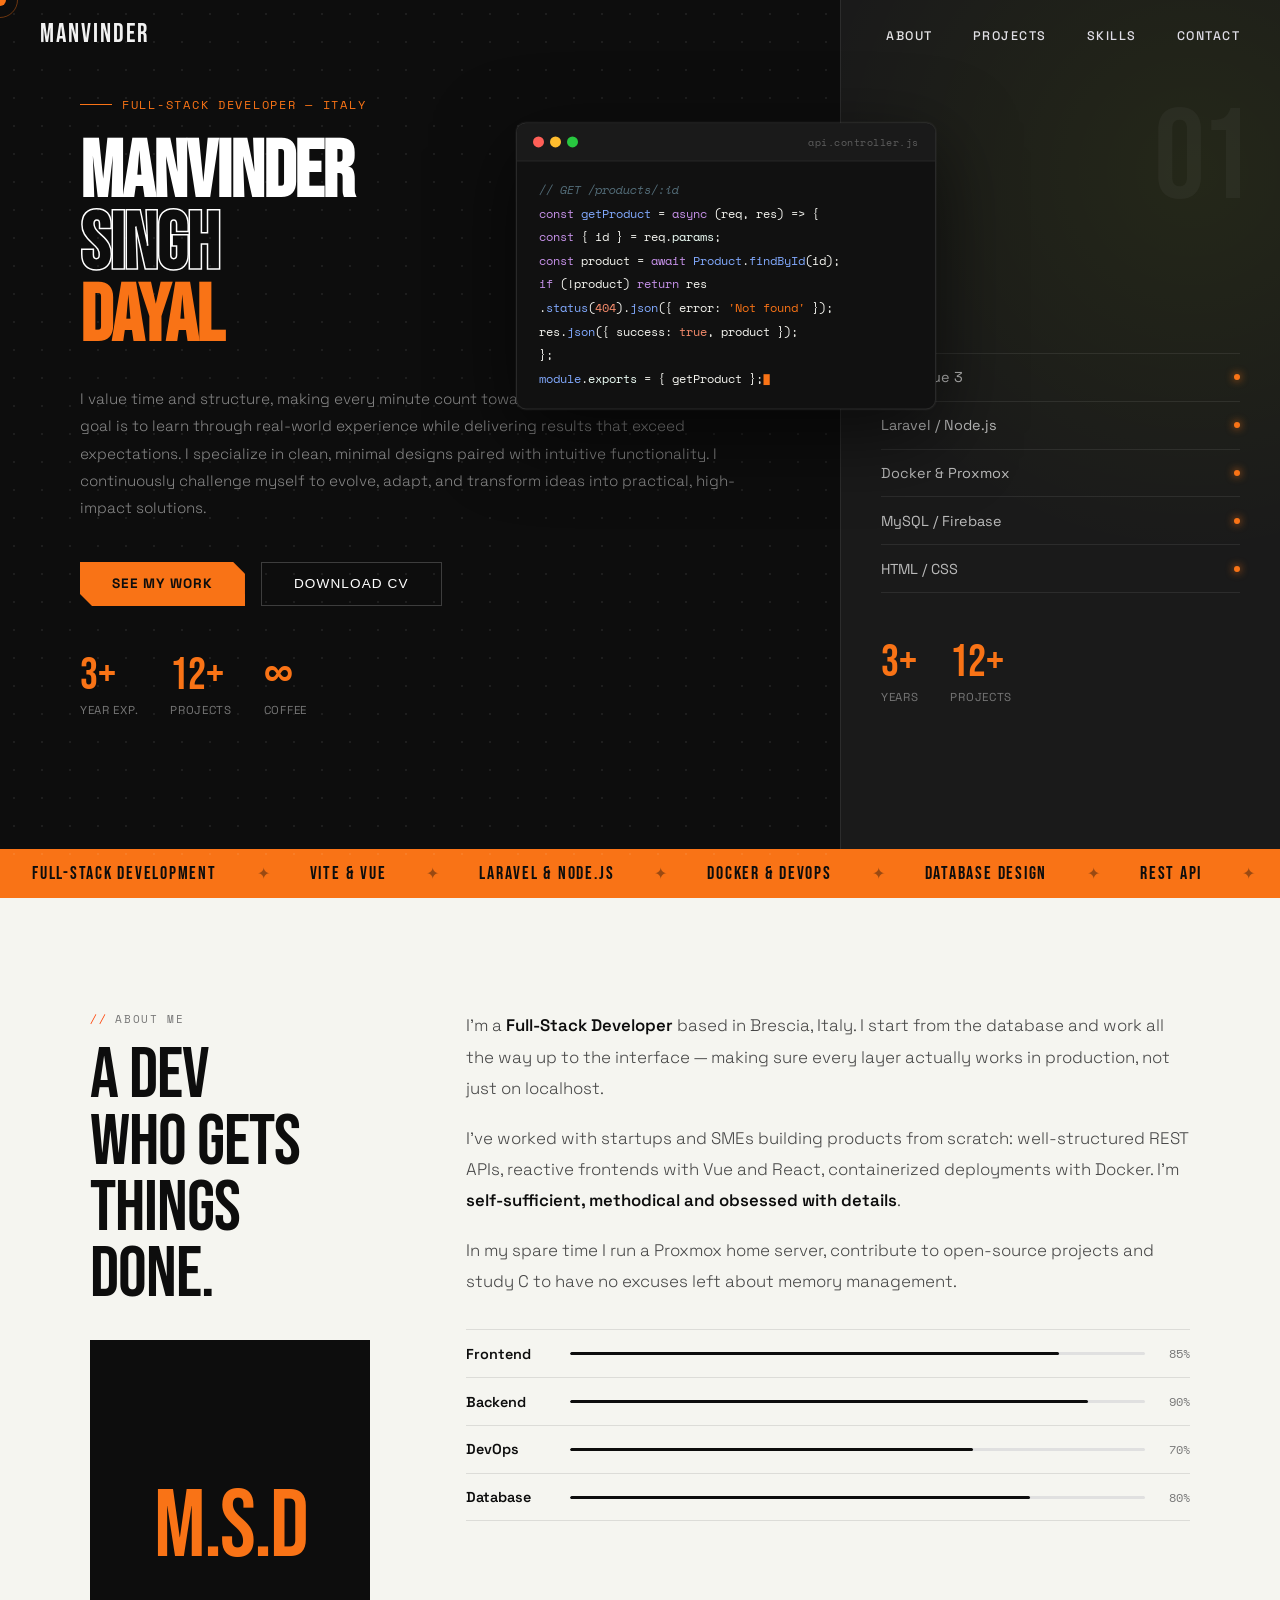
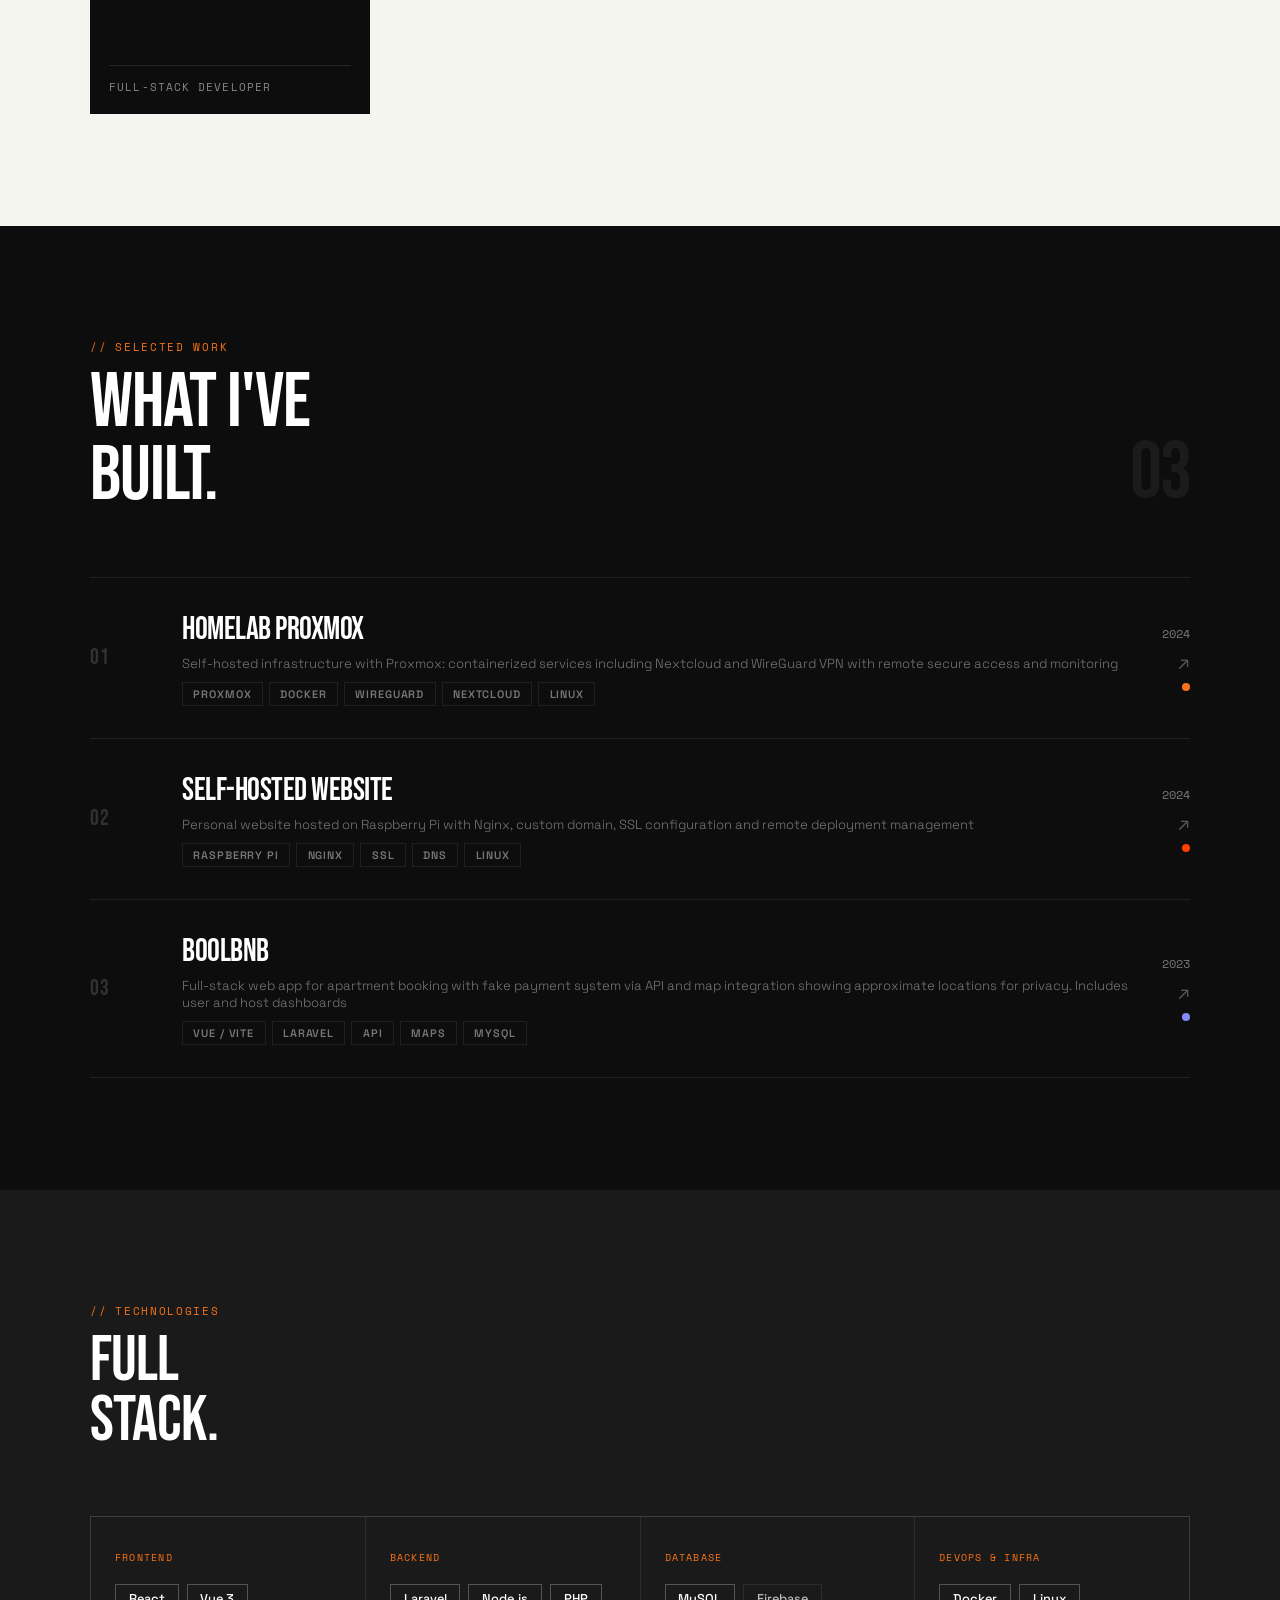
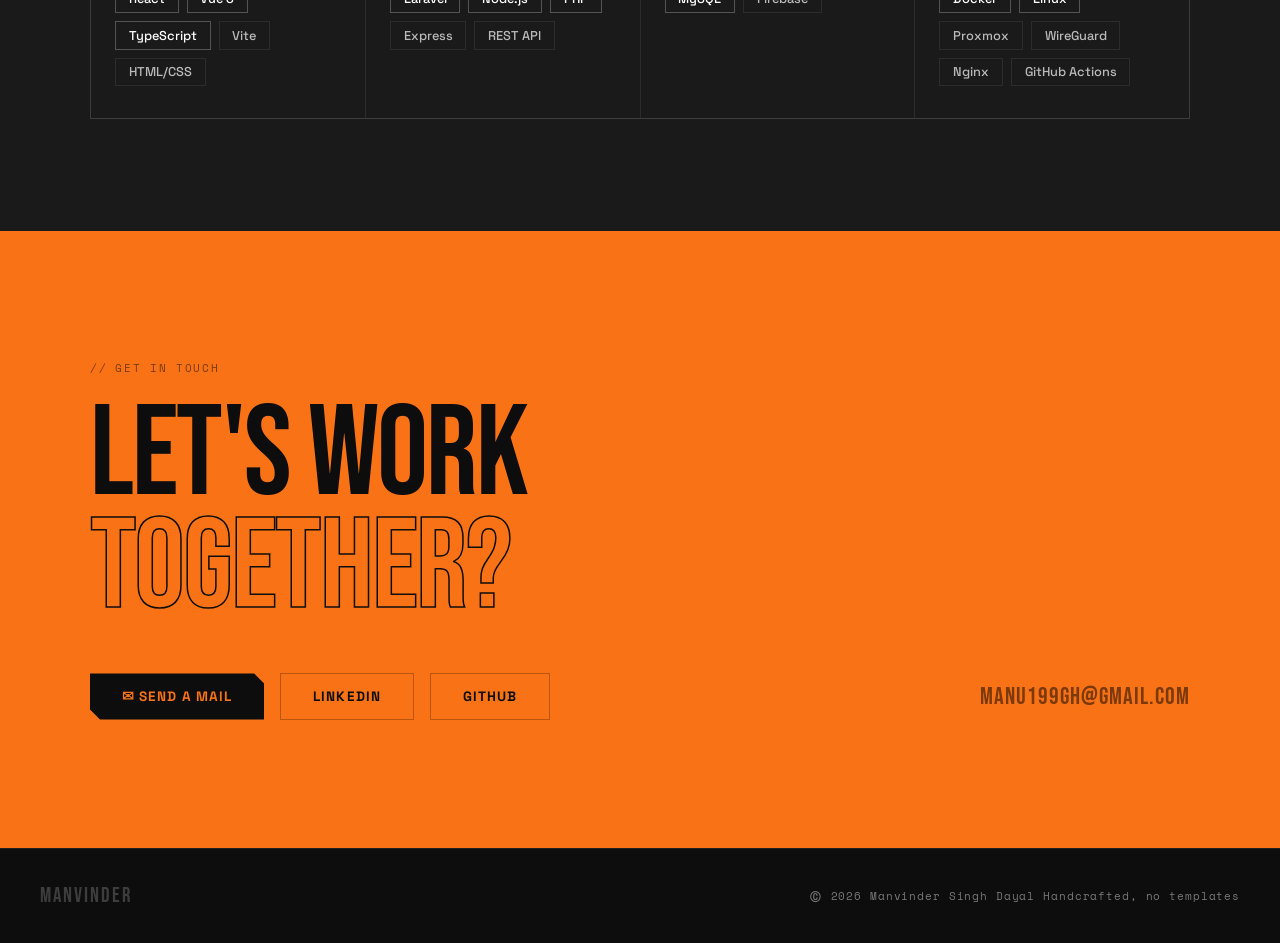
<file: index.html>
<!DOCTYPE html>
<html lang="en">
<head>
    <meta charset="UTF-8">
    <meta name="viewport" content="width=device-width, initial-scale=1.0">


    
    <!-- CSS -->
    <link rel="stylesheet" href="/css/style.css">
    <link rel="stylesheet" href="/css/cv.css">
    <link rel="stylesheet" href="/css/navbar.css">
    <link rel="stylesheet" href="/css/aboutme.css">
    <link rel="stylesheet" href="/css/projects.css">
    <link rel="stylesheet" href="/css/skills.css">
    <link rel="stylesheet" href="/css/contacts.css">
    <link rel="stylesheet" href="/css/footer.css">
    <link rel="stylesheet" href="/css/main.css">



    <!-- FONTS -->
    <link href="https://fonts.googleapis.com/css2?family=Bebas+Neue&family=Space+Grotesk:wght@300;400;500;600;700&family=Space+Mono:ital@0;1&display=swap" rel="stylesheet">

    <title>Manvinder - Full Stack Web Developer</title>
</head>

<body>

    <!-- CURSOR -->
    <div id="cursor"></div>
    <div id="cursor-ring"></div>

    <!-- CV MODAL -->
    <div class="cv-overlay" id="cvOverlay">
        <div class="cv-modal">

            <div class="cv-topbar">
                <div style="display:flex;align-items:center">
                    <div class="cv-dots">
                        <span class="cv-dot" style="background:#ff5f57"></span>
                        <span class="cv-dot" style="background:#febc2e"></span>
                        <span class="cv-dot" style="background:#28c840"></span>
                    </div>
                    <span class="cv-title">CV &#8212; Manvinder Singh</span>
                </div>

                <div style="display:flex;align-items:center;gap:10px">
                    <div class="cv-toggle">
                        <button class="cv-toggle-btn active" id="btnIT" onclick="switchLang('IT')">IT</button>
                        <button class="cv-toggle-btn" id="btnEN" onclick="switchLang('EN')">EN</button>
                    </div>
                    <button class="cv-close-btn" onclick="closeCV()">&#x2715;</button>
                </div>
            </div>

            <div class="cv-frame-wrap">
                <iframe class="cv-frame" id="cvFrame" title="CV Preview"></iframe>
            </div>

            <div class="cv-bottombar">
                <div class="cv-status">
                    Viewing: <b id="cvLangLabel">Italian</b>
                </div>
                <button class="cv-dl-btn" onclick="downloadCV()">
                    &#x2193; &nbsp;Download
                </button>
            </div>

        </div>
    </div>

    <!-- NAVBAR -->
    <nav>
        <div class="nav-logo"><a href="#hero"class="nav-logo" style="text-decoration: none;">Manvinder</a></div>
        <ul class="nav-links">
            <li><a href="#about">about</a></li>
            <li><a href="#projects">projects</a></li>
            <li><a href="#skills">skills</a></li>
            <li><a href="#contact">contact</a></li>
        </ul>
    </nav>

    <!-- HERO -->
    <section id="hero">

        <!-- HERO LEFT -->
        <div class="hero-left">
            <div class="hero-label">Full-Stack Developer — Italy</div>

            <h1 class="hero-title">
                <span>MANVINDER</span>
                <span class="outline">SINGH</span>
                <span class="main">DAYAL</span>
            </h1>

            <p class="hero-desc">
                I value time and structure, making every minute count toward growth and improvement.
                My goal is to learn through real-world experience while delivering results that exceed expectations.
                I specialize in clean, minimal designs paired with intuitive functionality.
                I continuously challenge myself to evolve, adapt, and transform ideas into practical, high-impact solutions.
            </p>

            <div class="hero-ctas">
                <a href="#projects" class="btn-main is-orange">See my work</a>
                <button class="btn-contacts" onclick="openCV()">Download CV</button>
            </div>

            <div class="hero-stat-row">
                <div>
                    <div class="hs-num">3+</div>
                    <div class="hs-label">Year exp.</div>
                </div>
                <div>
                    <div class="hs-num">12+</div>
                    <div class="hs-label">Projects</div>
                </div>
                <div>
                    <div class="hs-num">∞</div>
                    <div class="hs-label">Coffee</div>
                </div>
            </div>
        </div>

        <!-- TERMINAL CARD -->
        <div class="hero-terminal">
            <div class="ht-bar">
                <span class="ht-dot" style="background:#ff5f57"></span>
                <span class="ht-dot" style="background:#febc2e"></span>
                <span class="ht-dot" style="background:#28c840"></span>
                <span class="ht-filename">api.controller.js</span>
            </div>

            <div class="ht-body">
                    <div class="ht-line"><span class="ht-cmt">// GET /products/:id</span></div>
                    <div class="ht-line"><span class="ht-kw">const</span> <span class="ht-fn">getProduct</span> = <span class="ht-kw">async</span> (req, res) => {</div>
                    <div class="ht-line">  <span class="ht-kw">const</span> { id } = req.<span class="ht-var">params</span>;</div>
                    <div class="ht-line">  <span class="ht-kw">const</span> product = <span class="ht-kw">await</span> <span class="ht-fn">Product</span>.<span class="ht-fn">findById</span>(id);</div>
                    <div class="ht-line">  <span class="ht-kw">if</span> (!product) <span class="ht-kw">return</span> res</div>
                    <div class="ht-line">    .<span class="ht-fn">status</span>(<span class="ht-num">404</span>).<span class="ht-fn">json</span>({ error: <span class="ht-str">'Not found'</span> });</div>
                    <div class="ht-line">  res.<span class="ht-fn">json</span>({ success: <span class="ht-num">true</span>, product });</div>
                    <div class="ht-line">};</div>
                    <div class="ht-line"><span class="ht-fn">module</span>.<span class="ht-var">exports</span> = { getProduct };</div>
                </div>
        </div>

        <!-- HERO RIGHT -->
        <div class="hero-right">
            <div class="hero-num">01</div>

            <ul class="stack-list">
                <li><span>Vite / Vue 3</span><span class="stack-dot"></span></li>
                <li><span>Laravel / Node.js</span><span class="stack-dot"></span></li>
                <li><span>Docker & Proxmox</span><span class="stack-dot"></span></li>
                <li><span>MySQL / Firebase</span><span class="stack-dot"></span></li>
                <li><span>HTML / CSS</span><span class="stack-dot"></span></li>
            </ul>

            <div class="hero-stat-row">
                <div>
                    <div class="hs-num">3+</div>
                    <div class="hs-label">Years</div>
                </div>
                <div>
                    <div class="hs-num">12+</div>
                    <div class="hs-label">Projects</div>
                </div>
            </div>
        </div>

    </section>

    <!-- MARQUEE -->
    <div class="marquee-wrap is-orange">
        <div class="marquee-track">
            <span class="marquee-item">Full-Stack Development</span><span class="marquee-sep">✦</span>
            <span class="marquee-item">Vite &amp; Vue</span><span class="marquee-sep">✦</span>
            <span class="marquee-item">Laravel &amp; Node.js</span><span class="marquee-sep">✦</span>
            <span class="marquee-item">Docker &amp; DevOps</span><span class="marquee-sep">✦</span>
            <span class="marquee-item">Database Design</span><span class="marquee-sep">✦</span>
            <span class="marquee-item">REST API</span><span class="marquee-sep">✦</span>
            <span class="marquee-item">Open Source</span><span class="marquee-sep">✦</span>
            <span class="marquee-item">Home Lab</span><span class="marquee-sep">✦</span>
            <span class="marquee-item">n8n</span><span class="marquee-sep">✦</span>
            <span class="marquee-item">Full-Stack Development</span><span class="marquee-sep">✦</span>
            <span class="marquee-item">Vite &amp; Vue</span><span class="marquee-sep">✦</span>
            <span class="marquee-item">Laravel &amp; Node.js</span><span class="marquee-sep">✦</span>
            <span class="marquee-item">Docker &amp; DevOps</span><span class="marquee-sep">✦</span>
            <span class="marquee-item">Database Design</span><span class="marquee-sep">✦</span>
            <span class="marquee-item">REST API</span><span class="marquee-sep">✦</span>
            <span class="marquee-item">Open Source</span><span class="marquee-sep">✦</span>
            <span class="marquee-item">Home Lab</span><span class="marquee-sep">✦</span>
            <span class="marquee-item">n8n</span><span class="marquee-sep">✦</span>
        </div>
    </div>

    <!-- ABOUT -->
    <section id="about">
        <div class="about-inner">

            <div class="about-sidebar reveal-left">
                <div class="about-tag">About me</div>
                <div class="about-heading">A DEV<br>WHO GETS<br>THINGS DONE.</div>
                <div class="about-img-block ">M.S.D</div>
            </div>

            <div class="about-main reveal">
                <p>
                    I'm a <strong>Full-Stack Developer</strong> based in Brescia, Italy.
                    I start from the database and work all the way up to the interface — making sure every layer actually works in production, not just on localhost.
                </p>

                <p>
                    I've worked with startups and SMEs building products from scratch:
                    well-structured REST APIs, reactive frontends with Vue and React,
                    containerized deployments with Docker.
                    I'm <strong>self-sufficient, methodical and obsessed with details</strong>.
                </p>

                <p>
                    In my spare time I run a Proxmox home server,
                    contribute to open-source projects and study C to have no excuses left about memory management.
                </p>

                <div class="about-values">

                    <div class="value-row">
                        <span class="value-name">Frontend</span>
                        <div class="value-bar">
                            <div class="value-fill" data-w="85" style="width:0%"></div>
                        </div>
                        <span class="value-pct">85%</span>
                    </div>

                    <div class="value-row">
                        <span class="value-name">Backend</span>
                        <div class="value-bar">
                            <div class="value-fill" data-w="90" style="width:0%"></div>
                        </div>
                        <span class="value-pct">90%</span>
                    </div>

                    <div class="value-row">
                        <span class="value-name">DevOps</span>
                        <div class="value-bar">
                            <div class="value-fill" data-w="70" style="width:0%"></div>
                        </div>
                        <span class="value-pct">70%</span>
                    </div>

                    <div class="value-row">
                        <span class="value-name">Database</span>
                        <div class="value-bar">
                            <div class="value-fill" data-w="80" style="width:0%"></div>
                        </div>
                        <span class="value-pct">80%</span>
                    </div>

                </div>
            </div>

        </div>
    </section>

    <!-- PROJECTS -->
    <section id="projects">
        <div class="proj-header reveal">
            <div>
                <div class="sec-tag">Selected work</div>
                <div class="proj-title">WHAT I'VE<br>BUILT.</div>
            </div>
            <div class="proj-counter">03</div>
        </div>

        <div class="projects-list">

            <!-- PROJECT 1 -->
            <div class="project-item reveal">
                <div class="pi-num">01</div>
                <div>
                    <div class="pi-title">HOMELAB PROXMOX</div>
                    <div class="pi-desc">
                        Self-hosted infrastructure with Proxmox: containerized services including Nextcloud and WireGuard VPN with remote secure access and monitoring
                    </div>
                    <div class="pi-tags">
                        <span class="pi-tag">Proxmox</span>
                        <span class="pi-tag">Docker</span>
                        <span class="pi-tag">WireGuard</span>
                        <span class="pi-tag">Nextcloud</span>
                        <span class="pi-tag">Linux</span>
                    </div>
                </div>
                <div class="pi-right">
                    <span class="pi-year">2024</span>
                    <span class="pi-arrow">↗</span>
                    <div class="pi-color" style="background:var(--main)"></div>
                </div>
            </div>

            <!-- PROJECT 2 -->
            <div class="project-item reveal">
                <div class="pi-num">02</div>
                <div>
                    <div class="pi-title">SELF-HOSTED WEBSITE</div>
                    <div class="pi-desc">
                        Personal website hosted on Raspberry Pi with Nginx, custom domain, SSL configuration and remote deployment management
                    </div>
                    <div class="pi-tags">
                        <span class="pi-tag">Raspberry Pi</span>
                        <span class="pi-tag">Nginx</span>
                        <span class="pi-tag">SSL</span>
                        <span class="pi-tag">DNS</span>
                        <span class="pi-tag">Linux</span>
                    </div>
                </div>
                <div class="pi-right">
                    <span class="pi-year">2024</span>
                    <span class="pi-arrow">↗</span>
                    <div class="pi-color" style="background:var(--accent)"></div>
                </div>
            </div>

            <!-- PROJECT 3 -->
            <div class="project-item reveal">
                <div class="pi-num">03</div>
                <div>
                    <div class="pi-title">BOOLBNB</div>
                    <div class="pi-desc">
                        Full-stack web app for apartment booking with fake payment system via API and map integration showing approximate locations for privacy. Includes user and host dashboards
                    </div>
                    <div class="pi-tags">
                        <span class="pi-tag">Vue / Vite</span>
                        <span class="pi-tag">Laravel</span>
                        <span class="pi-tag">API</span>
                        <span class="pi-tag">Maps</span>
                        <span class="pi-tag">MySQL</span>
                    </div>
                </div>
                <div class="pi-right">
                    <span class="pi-year">2023</span>
                    <span class="pi-arrow">↗</span>
                    <div class="pi-color" style="background:#818CF8"></div>
                </div>
            </div>

        </div>
    </section>

    <!-- SKILLS -->
    <section id="skills">
        <div class="skills-inner">

            <div class="sk-top reveal">
                <div>
                    <div class="sec-tag">Technologies</div>
                    <div class="sk-heading">FULL<br>STACK.</div>
                </div>
            </div>

            <div class="sk-grid reveal">

                <div class="sk-cell">
                    <div class="sk-cell-label">Frontend</div>
                    <div class="sk-items">
                        <span class="sk-item core">React</span>
                        <span class="sk-item core">Vue 3</span>
                        <span class="sk-item core">TypeScript</span>
                        <span class="sk-item">Vite</span>
                        <span class="sk-item">HTML/CSS</span>
                    </div>
                </div>

                <div class="sk-cell">
                    <div class="sk-cell-label">Backend</div>
                    <div class="sk-items">
                        <span class="sk-item core">Laravel</span>
                        <span class="sk-item core">Node.js</span>
                        <span class="sk-item core">PHP</span>
                        <span class="sk-item">Express</span>
                        <span class="sk-item">REST API</span>
                    </div>
                </div>

                <div class="sk-cell">
                    <div class="sk-cell-label">Database</div>
                    <div class="sk-items">
                        <span class="sk-item core">MySQL</span>
                        <span class="sk-item">Firebase</span>
                    </div>
                </div>

                <div class="sk-cell">
                    <div class="sk-cell-label">DevOps & Infra</div>
                    <div class="sk-items">
                        <span class="sk-item core">Docker</span>
                        <span class="sk-item core">Linux</span>
                        <span class="sk-item">Proxmox</span>
                        <span class="sk-item">WireGuard</span>
                        <span class="sk-item">Nginx</span>
                        <span class="sk-item">GitHub Actions</span>
                    </div>
                </div>

            </div>

        </div>
    </section>

    <!-- CONTACT -->
    <section id="contact" class="is-orange">
        <div class="contact-inner reveal">
            <div class="ct-label">Get in touch</div>
            <div class="ct-heading">LET'S WORK<br><span>TOGETHER?</span></div>
            <div class="ct-row">
            <div class="ct-links">
                <a href="mailto:manu199gh@gmail.com" class="ct-link">✉ Send a mail</a>
                <a href="https://www.linkedin.com/in/manvinder-singh-dayal/" class="ct-link ghost">LinkedIn</a>
                <a href="https://github.com/manu199" class="ct-link ghost">GitHub</a>
            </div>
            <a href="mailto:manu199gh@gmail.com" class="ct-mail">manu199gh@gmail.com</a>
            </div>
        </div>
    </section>

    <!-- FOOTER -->
    <footer>
        <div class="ft-logo">MANVINDER</div>
        <div class="ft-copy">
            <span class="copy-name"><span class="copyright">©</span> <span class="text">2026 Manvinder Singh Dayal </span></span>  
            <span class="copy-template"> Handcrafted, no templates</span>
        </div>
    </footer>

    <!-- SCRIPTS -->
    <script src="/js/script.js"></script>
    <script src="/js/cv.js"></script>
</body>
</html>
</file>
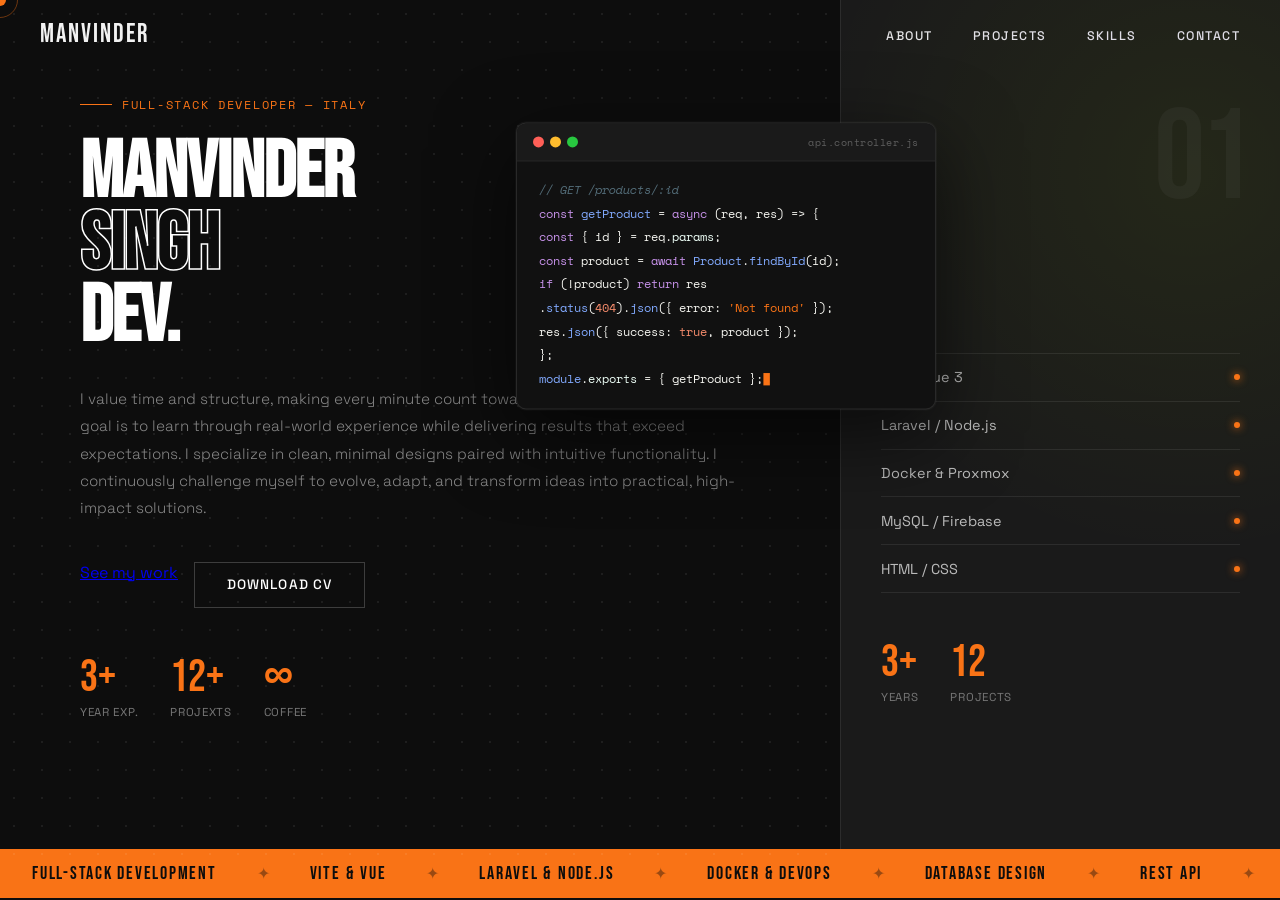
<file: views/index.html>
<!DOCTYPE html>
<html lang="en">
<head>
    <meta charset="UTF-8">
    <meta name="viewport" content="width=device-width, initial-scale=1.0">
    <link rel="stylesheet" href="/css/style.css">
    <link rel="stylesheet" href="/css/navbar.css">
    <link rel="stylesheet" href="/css/main.css">
    <link href="https://fonts.googleapis.com/css2?family=Bebas+Neue&family=Space+Grotesk:wght@300;400;500;600;700&family=Space+Mono:ital@0;1&display=swap" rel="stylesheet">
    <title>Manvinder - Full Stack Web Developer</title>
</head>
<body>

    <div id="cursor"></div>
    <div id="cursor-ring"></div>

    <!-- NAVBAR -->
    <nav>
        <div class="nav-logo">Manvinder</div>
        <ul class="nav-links">
            <li><a href="">about</a></li>
            <li><a href="">projects</a></li>
            <li><a href="">skills</a></li>
            <li><a href="">contact</a></li>
        </ul>
    </nav>
    
    <!-- HERO -->
    <section id="hero">
        <!-- HERO LEFT -->
        <div class="hero-left">
            <div class="hero-label">Full-Stack Developer — Italy</div>
            <h1>MANVINDER<br>
                <span class="outline">SINGH</span><br>
                <span class="lime">DEV.</span>
            </h1>
            <p class="hero-desc">
                I value time and structure, making every minute count toward growth and improvement. My goal is to learn through real-world experience while delivering results that exceed expectations. I specialize in clean, minimal designs paired with intuitive functionality. I continuously challenge myself to evolve, adapt, and transform ideas into practical, high-impact solutions.
            </p>
            <div class="hero-ctas">
                <a href="#projects" class="btn-lime">See my work</a>
                <a href="#contacts" class="btn-contacts">Download CV</a>
            </div>
            <div class="hero-stat-row">
                <div><div class="hs-num">3+</div><div class="hs-label">Year exp.</div></div>
                <div><div class="hs-num">12+</div><div class="hs-label">Projexts</div></div>
                <div><div class="hs-num">∞</div><div class="hs-label">Coffee</div></div>
            </div>
        </div>   

        <!-- TERMINAL CARD -->
        <div class="hero-terminal">
                <div class="ht-bar">
                    <span class="ht-dot" style="background:#ff5f57"></span>
                    <span class="ht-dot" style="background:#febc2e"></span>
                    <span class="ht-dot" style="background:#28c840"></span>
                    <span class="ht-filename">api.controller.js</span>
                </div>
                <div class="ht-body">
                    <div class="ht-line"><span class="ht-cmt">// GET /products/:id</span></div>
                    <div class="ht-line"><span class="ht-kw">const</span> <span class="ht-fn">getProduct</span> = <span class="ht-kw">async</span> (req, res) => {</div>
                    <div class="ht-line">  <span class="ht-kw">const</span> { id } = req.<span class="ht-var">params</span>;</div>
                    <div class="ht-line">  <span class="ht-kw">const</span> product = <span class="ht-kw">await</span> <span class="ht-fn">Product</span>.<span class="ht-fn">findById</span>(id);</div>
                    <div class="ht-line">  <span class="ht-kw">if</span> (!product) <span class="ht-kw">return</span> res</div>
                    <div class="ht-line">    .<span class="ht-fn">status</span>(<span class="ht-num">404</span>).<span class="ht-fn">json</span>({ error: <span class="ht-str">'Not found'</span> });</div>
                    <div class="ht-line">  res.<span class="ht-fn">json</span>({ success: <span class="ht-num">true</span>, product });</div>
                    <div class="ht-line">};</div>
                    <div class="ht-line"><span class="ht-fn">module</span>.<span class="ht-var">exports</span> = { getProduct };</div>
                </div>
        </div>
    <!-- HERO RIGHT -->
        <div class="hero-right">
            <div class="hero-num">01</div>
            <ul class="stack-list">
                <li><span>Vite / Vue 3</span><span class="stack-dot"></span></li>
                <li><span>Laravel / Node.js</span><span class="stack-dot"></span></li>
                <li><span>Docker & Proxmox</span><span class="stack-dot"></span></li>
                <li><span>MySQL / Firebase</span><span class="stack-dot"></span></li>
                <li><span>HTML / CSS</span><span class="stack-dot"></span></li>
            </ul>
            <div class="hero-stat-row">
                <div><div class="hs-num">3+</div><div class="hs-label">Years</div></div>
                <div><div class="hs-num">12</div><div class="hs-label">Projects</div></div>
            </div>
        </div>
        
    </section>
    
    <!-- MARQUEE -->
    <div class="marquee-wrap">
        <div class="marquee-track">
            <span class="marquee-item">Full-Stack Development</span><span class="marquee-sep">✦</span>
            <span class="marquee-item">Vite &amp; Vue</span><span class="marquee-sep">✦</span>
            <span class="marquee-item">Laravel &amp; Node.js</span><span class="marquee-sep">✦</span>
            <span class="marquee-item">Docker &amp; DevOps</span><span class="marquee-sep">✦</span>
            <span class="marquee-item">Database Design</span><span class="marquee-sep">✦</span>
            <span class="marquee-item">REST API</span><span class="marquee-sep">✦</span>
            <span class="marquee-item">Open Source</span><span class="marquee-sep">✦</span>
            <span class="marquee-item">Home Lab</span><span class="marquee-sep">✦</span>

            <span class="marquee-item">Full-Stack Development</span><span class="marquee-sep">✦</span>
            <span class="marquee-item">Vite &amp; Vue</span><span class="marquee-sep">✦</span>
            <span class="marquee-item">Laravel &amp; Node.js</span><span class="marquee-sep">✦</span>
            <span class="marquee-item">Docker &amp; DevOps</span><span class="marquee-sep">✦</span>
            <span class="marquee-item">Database Design</span><span class="marquee-sep">✦</span>
            <span class="marquee-item">REST API</span><span class="marquee-sep">✦</span>
            <span class="marquee-item">Open Source</span><span class="marquee-sep">✦</span>
            <span class="marquee-item">Home Lab</span><span class="marquee-sep">✦</span>
        </div>
    </div>

    <!-- ABOUT -->
     <script src="/js/script.js"></script>
</body>
</html>
</file>
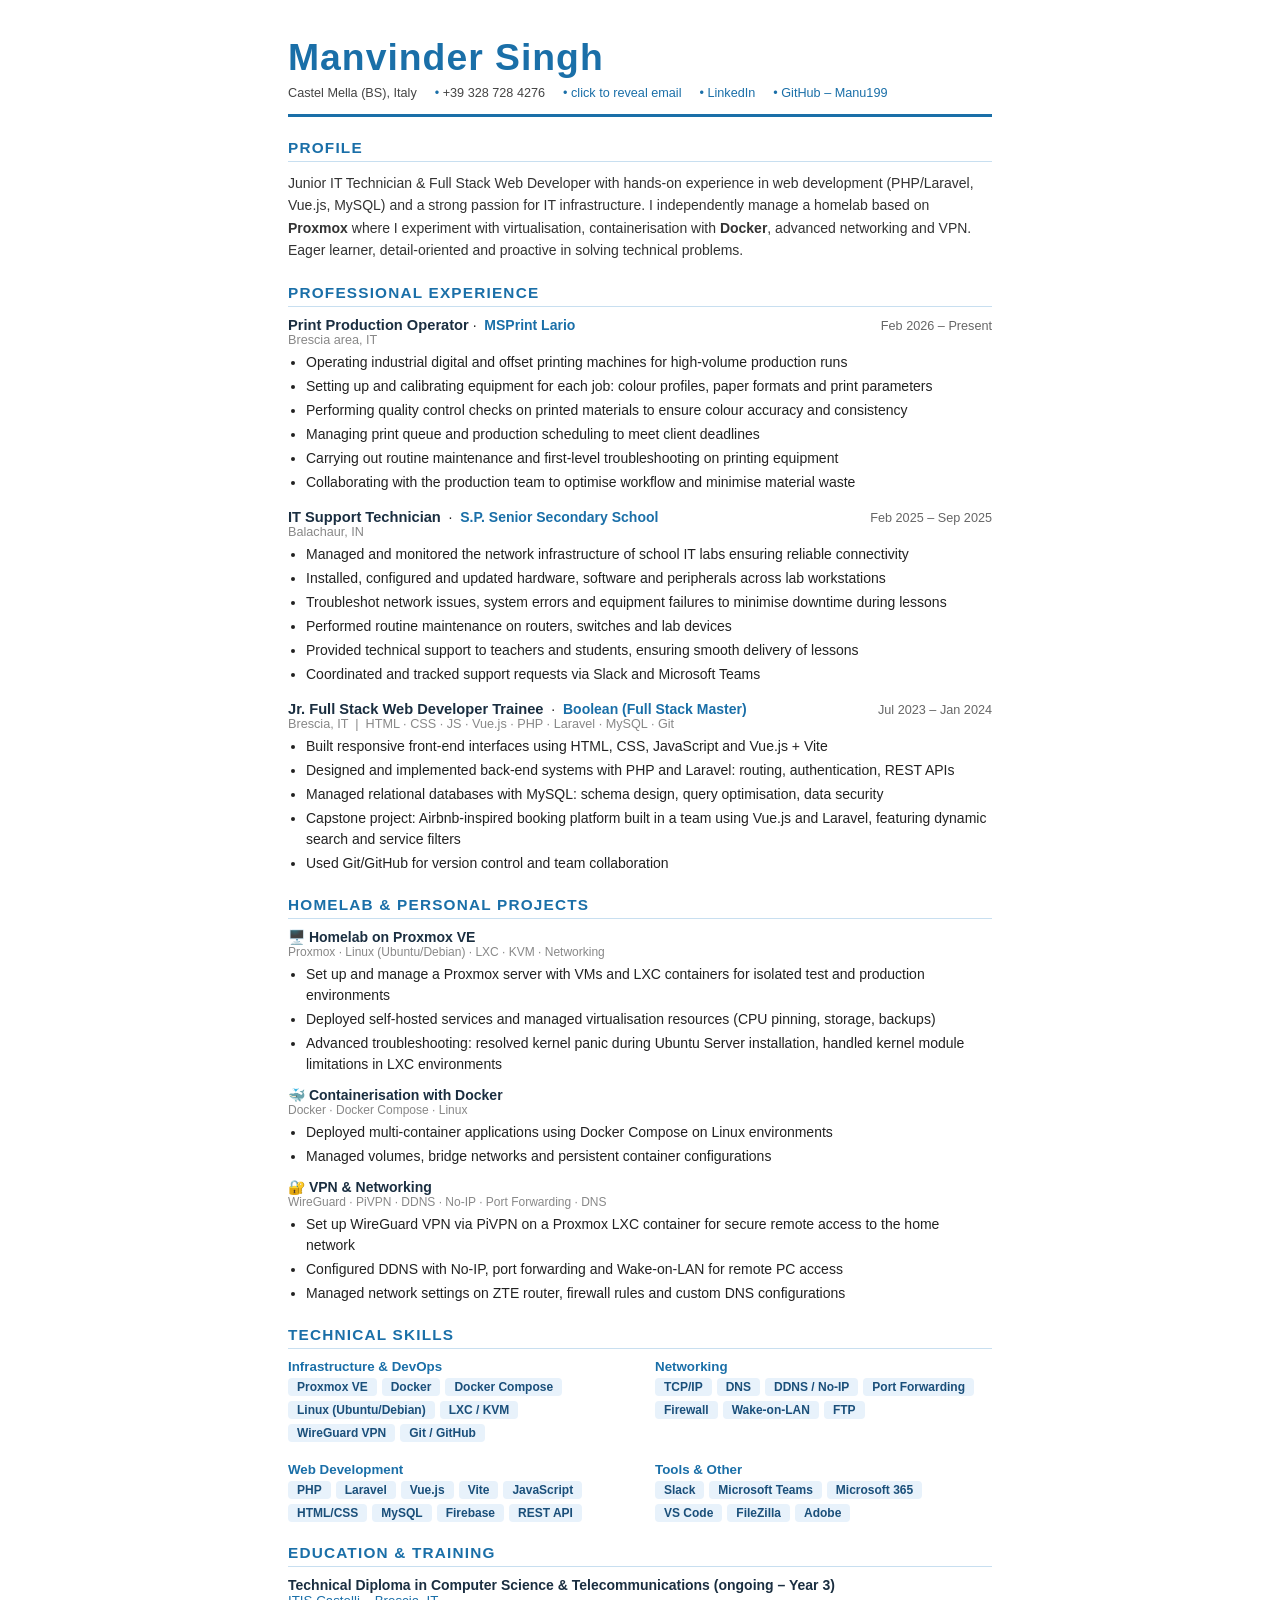
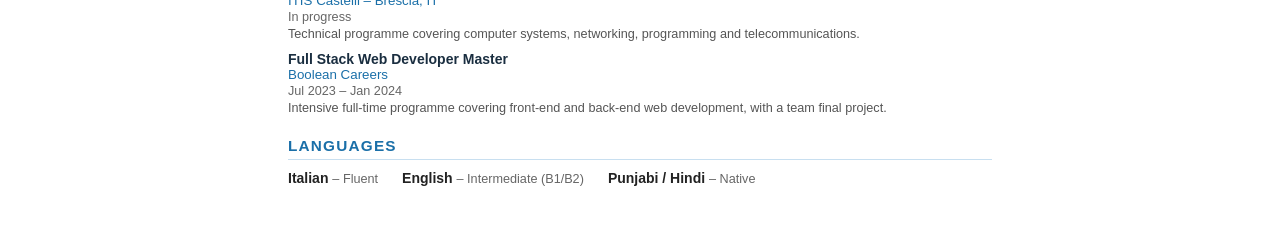
<file: cv/cv-en.html>
<!DOCTYPE html>
<html lang="en">
<head>
<meta charset="UTF-8">
<meta name="viewport" content="width=device-width, initial-scale=1.0">
<title>CV – Manvinder Singh</title>
<style>
  * { margin: 0; padding: 0; box-sizing: border-box; }
  body { font-family: 'Segoe UI', Arial, sans-serif; font-size: 10.5pt; color: #222; background: #fff; }

  .page { max-width: 800px; margin: 0 auto; padding: 36px 48px 40px 48px; }

  .header { border-bottom: 3px solid #1a6fa8; padding-bottom: 14px; margin-bottom: 22px; }
  .header h1 { font-size: 28pt; font-weight: 700; color: #1a6fa8; letter-spacing: 1px; }
  .contact-row { display: flex; flex-wrap: wrap; gap: 6px 18px; margin-top: 7px; font-size: 9.5pt; color: #444; }
  .contact-row a { color: #1a6fa8; text-decoration: none; }
  .contact-row span::before { content: "• "; color: #1a6fa8; }
  .contact-row span:first-child::before { content: ""; }

  .section-title {
    font-size: 11.5pt; font-weight: 700; color: #1a6fa8;
    text-transform: uppercase; letter-spacing: 1.2px;
    border-bottom: 1.5px solid #c8dff0;
    padding-bottom: 4px; margin-top: 22px; margin-bottom: 10px;
  }

  .profile-text { line-height: 1.6; color: #333; }

  .exp-block { margin-bottom: 16px; }
  .exp-header { display: flex; justify-content: space-between; align-items: baseline; }
  .exp-title { font-weight: 700; font-size: 11pt; color: #1a2e40; }
  .exp-company { font-weight: 600; color: #1a6fa8; font-size: 10.5pt; }
  .exp-date { font-size: 9.5pt; color: #666; white-space: nowrap; }
  .exp-location { font-size: 9.5pt; color: #888; margin-bottom: 5px; }
  ul.tasks { margin-left: 18px; margin-top: 5px; }
  ul.tasks li { margin-bottom: 3px; line-height: 1.5; }

  .skills-grid { display: grid; grid-template-columns: 1fr 1fr; gap: 10px 30px; }
  .skill-category h4 { font-size: 10pt; font-weight: 700; color: #1a6fa8; margin-bottom: 4px; }
  .skill-tags { display: flex; flex-wrap: wrap; gap: 5px; }
  .tag {
    background: #e8f2fb; color: #1a4f7a; border-radius: 4px;
    padding: 2px 9px; font-size: 9pt; font-weight: 600;
  }

  .edu-block { margin-bottom: 10px; }
  .edu-title { font-weight: 700; font-size: 10.5pt; color: #1a2e40; }
  .edu-school { color: #1a6fa8; font-size: 10pt; }
  .edu-date { font-size: 9.5pt; color: #666; }

  .project-block { margin-bottom: 12px; }
  .project-name { font-weight: 700; color: #1a2e40; }
  .project-tech { font-size: 9pt; color: #888; margin-bottom: 3px; }

  .lang-row { display: flex; gap: 24px; }
  .lang-name { font-weight: 600; }
  .lang-level { color: #666; font-size: 9.5pt; }

  @media print {
    body { font-size: 10pt; }
    .page { padding: 20px 36px; }
    a { color: #1a6fa8 !important; }
  }
</style>
</head>
<body>
<div class="page">

  <!-- HEADER -->
  <div class="header">
    <h1>Manvinder Singh</h1>
    <div class="contact-row">
      <span>Castel Mella (BS), Italy</span>
      <span>+39 328 728 4276</span>
      <span><a href="#" class="protected-email" data-user="manu199gh" data-domain="gmail.com">click to reveal email</a></span>
      <span><a href="https://www.linkedin.com/in/manvinder-singh-dayal/"target="_blank">LinkedIn</a></span>
      <span><a href="https://github.com/Manu199"target="_blank">GitHub – Manu199</a></span>
    </div>
  </div>

  <!-- PROFILE -->
  <div class="section-title">Profile</div>
  <p class="profile-text">
    Junior IT Technician &amp; Full Stack Web Developer with hands-on experience in web development
    (PHP/Laravel, Vue.js, MySQL) and a strong passion for IT infrastructure. I independently manage
    a homelab based on <strong>Proxmox</strong> where I experiment with virtualisation, containerisation
    with <strong>Docker</strong>, advanced networking and VPN. Eager learner, detail-oriented and
    proactive in solving technical problems.
  </p>

  <!-- PROFESSIONAL EXPERIENCE -->
  <div class="section-title">Professional Experience</div>

  <div class="exp-block">
    <div class="exp-header">
      <div>
        <span class="exp-title">Print Production Operator</span>&nbsp;·&nbsp;
        <span class="exp-company">MSPrint Lario</span>
      </div>
      <span class="exp-date">Feb 2026 – Present</span>
    </div>
    <div class="exp-location">Brescia area, IT</div>
    <ul class="tasks">
      <li>Operating industrial digital and offset printing machines for high-volume production runs</li>
      <li>Setting up and calibrating equipment for each job: colour profiles, paper formats and print parameters</li>
      <li>Performing quality control checks on printed materials to ensure colour accuracy and consistency</li>
      <li>Managing print queue and production scheduling to meet client deadlines</li>
      <li>Carrying out routine maintenance and first-level troubleshooting on printing equipment</li>
      <li>Collaborating with the production team to optimise workflow and minimise material waste</li>
    </ul>
  </div>

  <div class="exp-block">
    <div class="exp-header">
      <div>
        <span class="exp-title">IT Support Technician</span>
        &nbsp;·&nbsp;
        <span class="exp-company">S.P. Senior Secondary School</span>
      </div>
      <span class="exp-date">Feb 2025 – Sep 2025</span>
    </div>
    <div class="exp-location">Balachaur, IN</div>
    <ul class="tasks">
      <li>Managed and monitored the network infrastructure of school IT labs ensuring reliable connectivity</li>
      <li>Installed, configured and updated hardware, software and peripherals across lab workstations</li>
      <li>Troubleshot network issues, system errors and equipment failures to minimise downtime during lessons</li>
      <li>Performed routine maintenance on routers, switches and lab devices</li>
      <li>Provided technical support to teachers and students, ensuring smooth delivery of lessons</li>
      <li>Coordinated and tracked support requests via Slack and Microsoft Teams</li>
    </ul>
  </div>

  <div class="exp-block">
    <div class="exp-header">
      <div>
        <span class="exp-title">Jr. Full Stack Web Developer Trainee</span>
        &nbsp;·&nbsp;
        <span class="exp-company">Boolean (Full Stack Master)</span>
      </div>
      <span class="exp-date">Jul 2023 – Jan 2024</span>
    </div>
    <div class="exp-location">Brescia, IT &nbsp;|&nbsp; HTML · CSS · JS · Vue.js · PHP · Laravel · MySQL · Git</div>
    <ul class="tasks">
      <li>Built responsive front-end interfaces using HTML, CSS, JavaScript and Vue.js + Vite</li>
      <li>Designed and implemented back-end systems with PHP and Laravel: routing, authentication, REST APIs</li>
      <li>Managed relational databases with MySQL: schema design, query optimisation, data security</li>
      <li>Capstone project: Airbnb-inspired booking platform built in a team using Vue.js and Laravel, featuring dynamic search and service filters</li>
      <li>Used Git/GitHub for version control and team collaboration</li>
    </ul>
  </div>

  <!-- HOMELAB & PERSONAL PROJECTS -->
  <div class="section-title">Homelab &amp; Personal Projects</div>

  <div class="project-block">
    <div class="project-name">🖥️ Homelab on Proxmox VE</div>
    <div class="project-tech">Proxmox · Linux (Ubuntu/Debian) · LXC · KVM · Networking</div>
    <ul class="tasks">
      <li>Set up and manage a Proxmox server with VMs and LXC containers for isolated test and production environments</li>
      <li>Deployed self-hosted services and managed virtualisation resources (CPU pinning, storage, backups)</li>
      <li>Advanced troubleshooting: resolved kernel panic during Ubuntu Server installation, handled kernel module limitations in LXC environments</li>
    </ul>
  </div>

  <div class="project-block">
    <div class="project-name">🐳 Containerisation with Docker</div>
    <div class="project-tech">Docker · Docker Compose · Linux</div>
    <ul class="tasks">
      <li>Deployed multi-container applications using Docker Compose on Linux environments</li>
      <li>Managed volumes, bridge networks and persistent container configurations</li>
    </ul>
  </div>

  <div class="project-block">
    <div class="project-name">🔐 VPN &amp; Networking</div>
    <div class="project-tech">WireGuard · PiVPN · DDNS · No-IP · Port Forwarding · DNS</div>
    <ul class="tasks">
      <li>Set up WireGuard VPN via PiVPN on a Proxmox LXC container for secure remote access to the home network</li>
      <li>Configured DDNS with No-IP, port forwarding and Wake-on-LAN for remote PC access</li>
      <li>Managed network settings on ZTE router, firewall rules and custom DNS configurations</li>
    </ul>
  </div>

  <!-- TECHNICAL SKILLS -->
  <div class="section-title">Technical Skills</div>
  <div class="skills-grid">
    <div class="skill-category">
      <h4>Infrastructure &amp; DevOps</h4>
      <div class="skill-tags">
        <span class="tag">Proxmox VE</span>
        <span class="tag">Docker</span>
        <span class="tag">Docker Compose</span>
        <span class="tag">Linux (Ubuntu/Debian)</span>
        <span class="tag">LXC / KVM</span>
        <span class="tag">WireGuard VPN</span>
        <span class="tag">Git / GitHub</span>
      </div>
    </div>
    <div class="skill-category">
      <h4>Networking</h4>
      <div class="skill-tags">
        <span class="tag">TCP/IP</span>
        <span class="tag">DNS</span>
        <span class="tag">DDNS / No-IP</span>
        <span class="tag">Port Forwarding</span>
        <span class="tag">Firewall</span>
        <span class="tag">Wake-on-LAN</span>
        <span class="tag">FTP</span>
      </div>
    </div>
    <div class="skill-category" style="margin-top:10px">
      <h4>Web Development</h4>
      <div class="skill-tags">
        <span class="tag">PHP</span>
        <span class="tag">Laravel</span>
        <span class="tag">Vue.js</span>
        <span class="tag">Vite</span>
        <span class="tag">JavaScript</span>
        <span class="tag">HTML/CSS</span>
        <span class="tag">MySQL</span>
        <span class="tag">Firebase</span>
        <span class="tag">REST API</span>
      </div>
    </div>
    <div class="skill-category" style="margin-top:10px">
      <h4>Tools &amp; Other</h4>
      <div class="skill-tags">
        <span class="tag">Slack</span>
        <span class="tag">Microsoft Teams</span>
        <span class="tag">Microsoft 365</span>
        <span class="tag">VS Code</span>
        <span class="tag">FileZilla</span>
        <span class="tag">Adobe</span>
      </div>
    </div>
  </div>

  <!-- EDUCATION -->
  <div class="section-title">Education &amp; Training</div>

  <div class="edu-block">
    <div class="edu-title">Technical Diploma in Computer Science &amp; Telecommunications (ongoing – Year 3)</div>
    <div class="edu-school">ITIS Castelli – Brescia, IT</div>
    <span class="edu-date">In progress</span>
    <p style="margin-top:3px; font-size:9.5pt; color:#555;">Technical programme covering computer systems, networking, programming and telecommunications.</p>
  </div>

  <div class="edu-block">
    <div class="edu-title">Full Stack Web Developer Master</div>
    <div class="edu-school">Boolean Careers</div>
    <span class="edu-date">Jul 2023 – Jan 2024</span>
    <p style="margin-top:3px; font-size:9.5pt; color:#555;">Intensive full-time programme covering front-end and back-end web development, with a team final project.</p>
  </div>

  <!-- LANGUAGES -->
  <div class="section-title">Languages</div>
  <div class="lang-row">
    <div class="lang-item"><span class="lang-name">Italian</span> <span class="lang-level">– Fluent</span></div>
    <div class="lang-item"><span class="lang-name">English</span> <span class="lang-level">– Intermediate (B1/B2)</span></div>
    <div class="lang-item"><span class="lang-name">Punjabi / Hindi</span> <span class="lang-level">– Native</span></div>
  </div>

</div>

  <script>
    // Email protection: assembles the address only when the user clicks
    document.querySelectorAll('.protected-email').forEach(function(link) {
      link.addEventListener('click', function(e) {
        e.preventDefault();
        var user   = this.getAttribute('data-user');
        var domain = this.getAttribute('data-domain');
        var email  = user + '@' + domain;
        this.href      = 'mailto:' + email;
        this.innerText = email;
      });
    });
  </script>
</body>
</html>
</file>
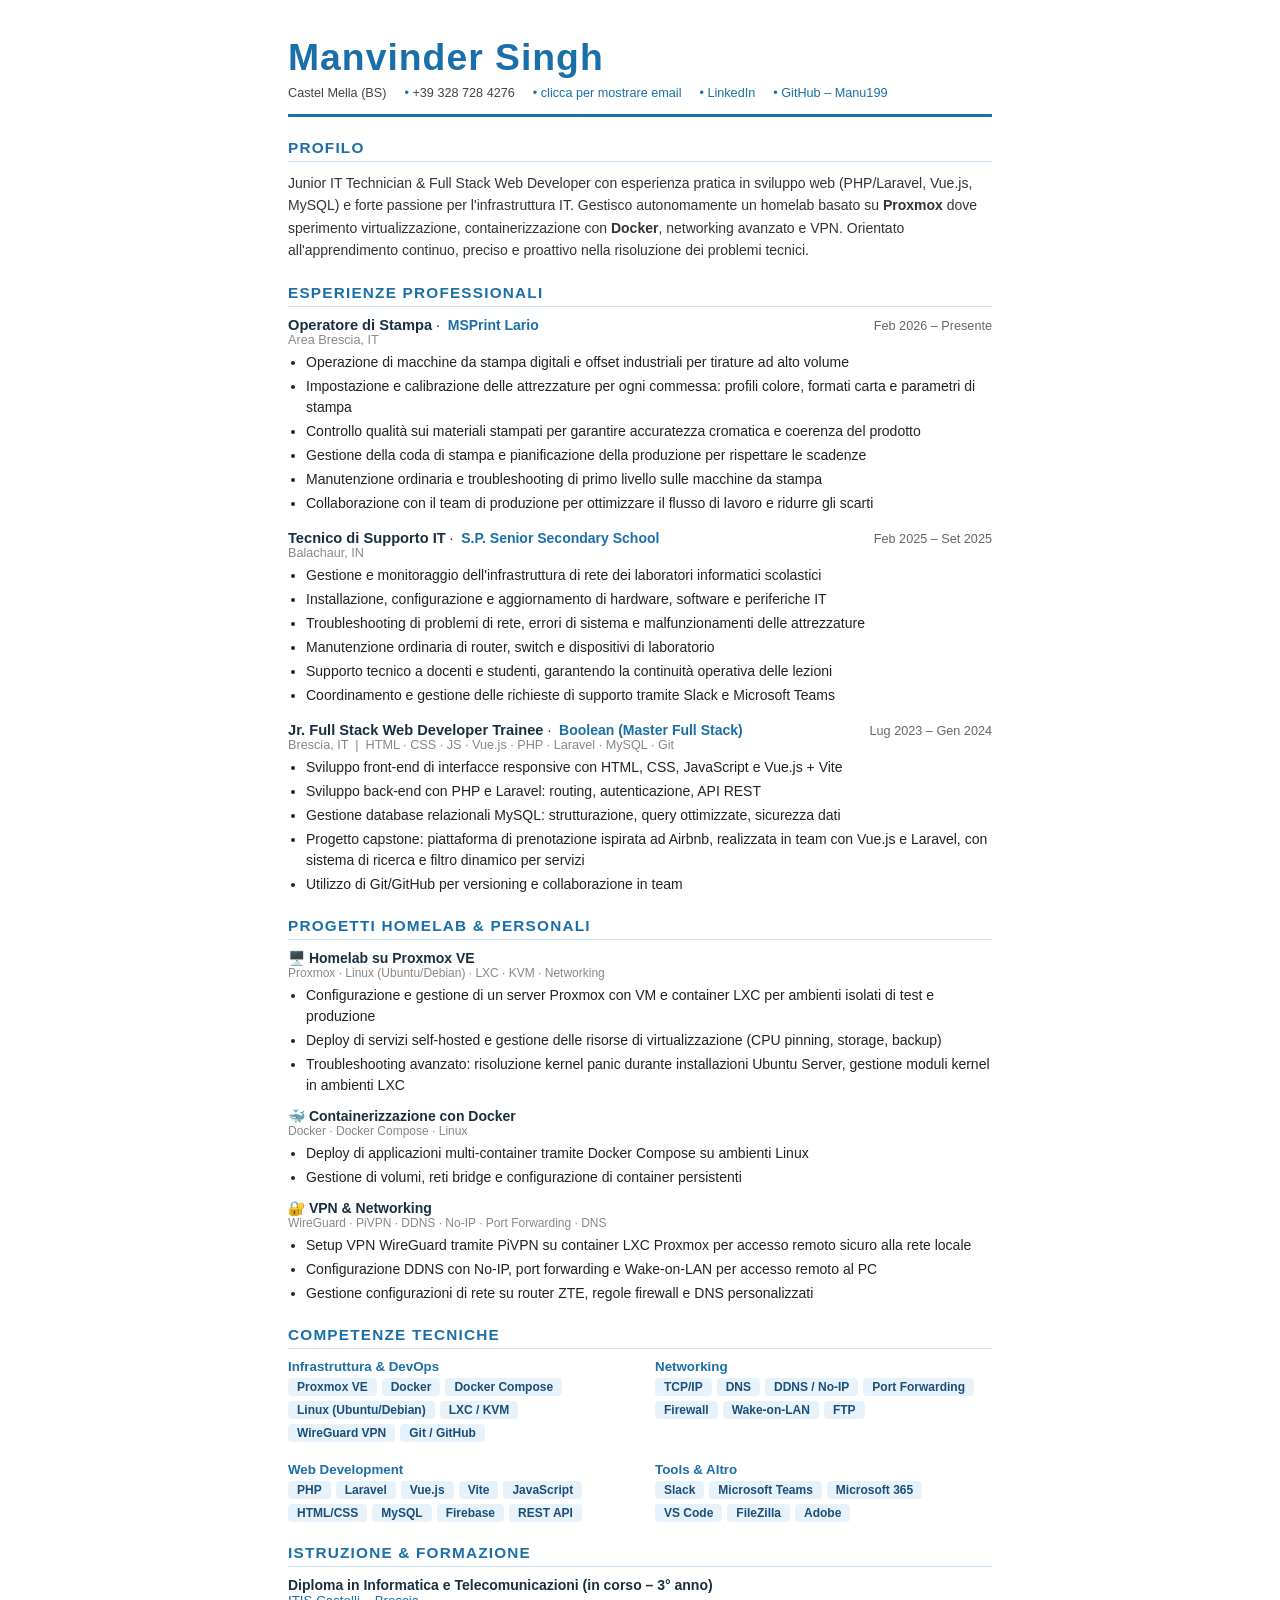
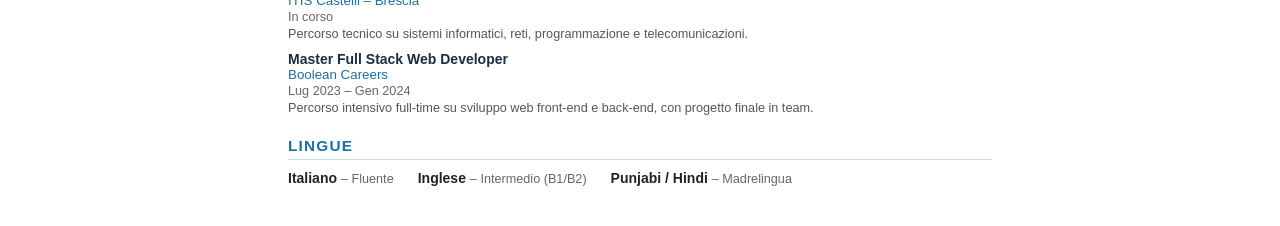
<file: cv/cv-it.html>
<!DOCTYPE html>
<html lang="it">
<head>
<meta charset="UTF-8">
<meta name="viewport" content="width=device-width, initial-scale=1.0">
<title>CV – Manvinder Singh</title>
<style>
  * { margin: 0; padding: 0; box-sizing: border-box; }
  body { font-family: 'Segoe UI', Arial, sans-serif; font-size: 10.5pt; color: #222; background: #fff; }
  .page { max-width: 800px; margin: 0 auto; padding: 36px 48px 40px 48px; }
  .header { border-bottom: 3px solid #1a6fa8; padding-bottom: 14px; margin-bottom: 22px; }
  .header h1 { font-size: 28pt; font-weight: 700; color: #1a6fa8; letter-spacing: 1px; }
  .contact-row { display: flex; flex-wrap: wrap; gap: 6px 18px; margin-top: 7px; font-size: 9.5pt; color: #444; }
  .contact-row a { color: #1a6fa8; text-decoration: none; }
  .contact-row span::before { content: "• "; color: #1a6fa8; }
  .contact-row span:first-child::before { content: ""; }
  .section-title { font-size: 11.5pt; font-weight: 700; color: #1a6fa8; text-transform: uppercase; letter-spacing: 1.2px; border-bottom: 1.5px solid #c8dff0; padding-bottom: 4px; margin-top: 22px; margin-bottom: 10px; }
  .profile-text { line-height: 1.6; color: #333; }
  .exp-block { margin-bottom: 16px; }
  .exp-header { display: flex; justify-content: space-between; align-items: baseline; }
  .exp-title { font-weight: 700; font-size: 11pt; color: #1a2e40; }
  .exp-company { font-weight: 600; color: #1a6fa8; font-size: 10.5pt; }
  .exp-date { font-size: 9.5pt; color: #666; white-space: nowrap; }
  .exp-location { font-size: 9.5pt; color: #888; margin-bottom: 5px; }
  ul.tasks { margin-left: 18px; margin-top: 5px; }
  ul.tasks li { margin-bottom: 3px; line-height: 1.5; }
  .skills-grid { display: grid; grid-template-columns: 1fr 1fr; gap: 10px 30px; }
  .skill-category h4 { font-size: 10pt; font-weight: 700; color: #1a6fa8; margin-bottom: 4px; }
  .skill-tags { display: flex; flex-wrap: wrap; gap: 5px; }
  .tag { background: #e8f2fb; color: #1a4f7a; border-radius: 4px; padding: 2px 9px; font-size: 9pt; font-weight: 600; }
  .edu-block { margin-bottom: 10px; }
  .edu-title { font-weight: 700; font-size: 10.5pt; color: #1a2e40; }
  .edu-school { color: #1a6fa8; font-size: 10pt; }
  .edu-date { font-size: 9.5pt; color: #666; }
  .project-block { margin-bottom: 12px; }
  .project-name { font-weight: 700; color: #1a2e40; }
  .project-tech { font-size: 9pt; color: #888; margin-bottom: 3px; }
  .lang-row { display: flex; gap: 24px; }
  .lang-name { font-weight: 600; }
  .lang-level { color: #666; font-size: 9.5pt; }
  @media print { body { font-size: 10pt; } .page { padding: 20px 36px; } a { color: #1a6fa8 !important; } }
</style>
</head>
<body>
<div class="page">

  <div class="header">
    <h1>Manvinder Singh</h1>
    <div class="contact-row">
      <span>Castel Mella (BS)</span>
      <span>+39 328 728 4276</span>
      <span><a href="#" class="protected-email" data-user="manu199gh" data-domain="gmail.com">clicca per mostrare email</a></span>
      <span><a href="https://www.linkedin.com/in/manvinder-singh-dayal/"target="_blank">LinkedIn</a></span>
      <span><a href="https://github.com/Manu199"target="_blank">GitHub – Manu199</a></span>
    </div>
  </div>

  <div class="section-title">Profilo</div>
  <p class="profile-text">
    Junior IT Technician &amp; Full Stack Web Developer con esperienza pratica in sviluppo web
    (PHP/Laravel, Vue.js, MySQL) e forte passione per l'infrastruttura IT. Gestisco autonomamente
    un homelab basato su <strong>Proxmox</strong> dove sperimento virtualizzazione, containerizzazione
    con <strong>Docker</strong>, networking avanzato e VPN. Orientato all'apprendimento continuo,
    preciso e proattivo nella risoluzione dei problemi tecnici.
  </p>

  <div class="section-title">Esperienze Professionali</div>

  <div class="exp-block">
    <div class="exp-header">
      <div>
        <span class="exp-title">Operatore di Stampa</span>&nbsp;·&nbsp;
        <span class="exp-company">MSPrint Lario</span>
      </div>
      <span class="exp-date">Feb 2026 – Presente</span>
    </div>
    <div class="exp-location">Area Brescia, IT</div>
    <ul class="tasks">
      <li>Operazione di macchine da stampa digitali e offset industriali per tirature ad alto volume</li>
      <li>Impostazione e calibrazione delle attrezzature per ogni commessa: profili colore, formati carta e parametri di stampa</li>
      <li>Controllo qualità sui materiali stampati per garantire accuratezza cromatica e coerenza del prodotto</li>
      <li>Gestione della coda di stampa e pianificazione della produzione per rispettare le scadenze</li>
      <li>Manutenzione ordinaria e troubleshooting di primo livello sulle macchine da stampa</li>
      <li>Collaborazione con il team di produzione per ottimizzare il flusso di lavoro e ridurre gli scarti</li>
    </ul>
  </div>

  <div class="exp-block">
    <div class="exp-header">
      <div>
        <span class="exp-title">Tecnico di Supporto IT</span>&nbsp;·&nbsp;
        <span class="exp-company">S.P. Senior Secondary School</span>
      </div>
      <span class="exp-date">Feb 2025 – Set 2025</span>
    </div>
    <div class="exp-location">Balachaur, IN</div>
    <ul class="tasks">
      <li>Gestione e monitoraggio dell'infrastruttura di rete dei laboratori informatici scolastici</li>
      <li>Installazione, configurazione e aggiornamento di hardware, software e periferiche IT</li>
      <li>Troubleshooting di problemi di rete, errori di sistema e malfunzionamenti delle attrezzature</li>
      <li>Manutenzione ordinaria di router, switch e dispositivi di laboratorio</li>
      <li>Supporto tecnico a docenti e studenti, garantendo la continuità operativa delle lezioni</li>
      <li>Coordinamento e gestione delle richieste di supporto tramite Slack e Microsoft Teams</li>
    </ul>
  </div>

  <div class="exp-block">
    <div class="exp-header">
      <div>
        <span class="exp-title">Jr. Full Stack Web Developer Trainee</span>&nbsp;·&nbsp;
        <span class="exp-company">Boolean (Master Full Stack)</span>
      </div>
      <span class="exp-date">Lug 2023 – Gen 2024</span>
    </div>
    <div class="exp-location">Brescia, IT &nbsp;|&nbsp; HTML · CSS · JS · Vue.js · PHP · Laravel · MySQL · Git</div>
    <ul class="tasks">
      <li>Sviluppo front-end di interfacce responsive con HTML, CSS, JavaScript e Vue.js + Vite</li>
      <li>Sviluppo back-end con PHP e Laravel: routing, autenticazione, API REST</li>
      <li>Gestione database relazionali MySQL: strutturazione, query ottimizzate, sicurezza dati</li>
      <li>Progetto capstone: piattaforma di prenotazione ispirata ad Airbnb, realizzata in team con Vue.js e Laravel, con sistema di ricerca e filtro dinamico per servizi</li>
      <li>Utilizzo di Git/GitHub per versioning e collaborazione in team</li>
    </ul>
  </div>

  <div class="section-title">Progetti Homelab &amp; Personali</div>

  <div class="project-block">
    <div class="project-name">🖥️ Homelab su Proxmox VE</div>
    <div class="project-tech">Proxmox · Linux (Ubuntu/Debian) · LXC · KVM · Networking</div>
    <ul class="tasks">
      <li>Configurazione e gestione di un server Proxmox con VM e container LXC per ambienti isolati di test e produzione</li>
      <li>Deploy di servizi self-hosted e gestione delle risorse di virtualizzazione (CPU pinning, storage, backup)</li>
      <li>Troubleshooting avanzato: risoluzione kernel panic durante installazioni Ubuntu Server, gestione moduli kernel in ambienti LXC</li>
    </ul>
  </div>

  <div class="project-block">
    <div class="project-name">🐳 Containerizzazione con Docker</div>
    <div class="project-tech">Docker · Docker Compose · Linux</div>
    <ul class="tasks">
      <li>Deploy di applicazioni multi-container tramite Docker Compose su ambienti Linux</li>
      <li>Gestione di volumi, reti bridge e configurazione di container persistenti</li>
    </ul>
  </div>

  <div class="project-block">
    <div class="project-name">🔐 VPN &amp; Networking</div>
    <div class="project-tech">WireGuard · PiVPN · DDNS · No-IP · Port Forwarding · DNS</div>
    <ul class="tasks">
      <li>Setup VPN WireGuard tramite PiVPN su container LXC Proxmox per accesso remoto sicuro alla rete locale</li>
      <li>Configurazione DDNS con No-IP, port forwarding e Wake-on-LAN per accesso remoto al PC</li>
      <li>Gestione configurazioni di rete su router ZTE, regole firewall e DNS personalizzati</li>
    </ul>
  </div>

  <div class="section-title">Competenze Tecniche</div>
  <div class="skills-grid">
    <div class="skill-category">
      <h4>Infrastruttura &amp; DevOps</h4>
      <div class="skill-tags">
        <span class="tag">Proxmox VE</span><span class="tag">Docker</span><span class="tag">Docker Compose</span>
        <span class="tag">Linux (Ubuntu/Debian)</span><span class="tag">LXC / KVM</span>
        <span class="tag">WireGuard VPN</span><span class="tag">Git / GitHub</span>
      </div>
    </div>
    <div class="skill-category">
      <h4>Networking</h4>
      <div class="skill-tags">
        <span class="tag">TCP/IP</span><span class="tag">DNS</span><span class="tag">DDNS / No-IP</span>
        <span class="tag">Port Forwarding</span><span class="tag">Firewall</span>
        <span class="tag">Wake-on-LAN</span><span class="tag">FTP</span>
      </div>
    </div>
    <div class="skill-category" style="margin-top:10px">
      <h4>Web Development</h4>
      <div class="skill-tags">
        <span class="tag">PHP</span><span class="tag">Laravel</span><span class="tag">Vue.js</span>
        <span class="tag">Vite</span><span class="tag">JavaScript</span><span class="tag">HTML/CSS</span>
        <span class="tag">MySQL</span><span class="tag">Firebase</span><span class="tag">REST API</span>
      </div>
    </div>
    <div class="skill-category" style="margin-top:10px">
      <h4>Tools &amp; Altro</h4>
      <div class="skill-tags">
        <span class="tag">Slack</span><span class="tag">Microsoft Teams</span>
        <span class="tag">Microsoft 365</span><span class="tag">VS Code</span>
        <span class="tag">FileZilla</span><span class="tag">Adobe</span>
      </div>
    </div>
  </div>

  <div class="section-title">Istruzione &amp; Formazione</div>

  <div class="edu-block">
    <div class="edu-title">Diploma in Informatica e Telecomunicazioni (in corso – 3° anno)</div>
    <div class="edu-school">ITIS Castelli – Brescia</div>
    <span class="edu-date">In corso</span>
    <p style="margin-top:3px; font-size:9.5pt; color:#555;">Percorso tecnico su sistemi informatici, reti, programmazione e telecomunicazioni.</p>
  </div>

  <div class="edu-block">
    <div class="edu-title">Master Full Stack Web Developer</div>
    <div class="edu-school">Boolean Careers</div>
    <span class="edu-date">Lug 2023 – Gen 2024</span>
    <p style="margin-top:3px; font-size:9.5pt; color:#555;">Percorso intensivo full-time su sviluppo web front-end e back-end, con progetto finale in team.</p>
  </div>

  <div class="section-title">Lingue</div>
  <div class="lang-row">
    <div class="lang-item"><span class="lang-name">Italiano</span> <span class="lang-level">– Fluente</span></div>
    <div class="lang-item"><span class="lang-name">Inglese</span> <span class="lang-level">– Intermedio (B1/B2)</span></div>
    <div class="lang-item"><span class="lang-name">Punjabi / Hindi</span> <span class="lang-level">– Madrelingua</span></div>
  </div>

</div>
<script>
  document.querySelectorAll('.protected-email').forEach(function(link) {
    link.addEventListener('click', function(e) {
      e.preventDefault();
      var email = this.getAttribute('data-user') + '@' + this.getAttribute('data-domain');
      this.href = 'mailto:' + email;
      this.innerText = email;
    });
  });
</script>
</body>
</html>
</file>
<file: css/style.css>
*{
    margin: 0;
    padding: 0;
    box-sizing: border-box;
}

:root{
    --main:#F97316;
    --dark:#0D0D0D;
    --mid:#1A1A1A;
    --panel:#F5F5F0;
    --accent:#FF3D00;
    --text-light:#F5F5F0;
    --text-dark:#0D0D0D;
    --muted:#777;
    --border-dark:rgba(255,255,255,0.08);
    --border-light:rgba(0,0,0,0.1);
}

body{
    font-family: 'Space Grotesk', sans-serif;
    background: var(--dark);
    color: var(--text-light);
    /* overflow: hidden; */
    cursor: auto;
}
#cursor{
    width: 12px;
    height: 12px;
    background: var(--main);
    border-radius: 50%;
    position: fixed;
    pointer-events: none;
    z-index: 9999;
    transition:width 0.2s,height 0.2s;
    transform:translate(-50%,-50%);
}
#cursor-ring{
    width: 36px;
    height: 36px;
    border: 1.5px solid var(--main);
    border-radius: 50%;
    position: fixed;
    pointer-events: none;
    z-index: 9998;
    transform: translate(-50%,-50%);
    opacity: 0.4;
}



@keyframes term-float{
  0%,100%{transform:translate(-60%,-62%) translateY(0)}
  50%{transform:translate(-60%,-62%) translateY(-12px)}
}
.ht-bar{
  display:flex;align-items:center;gap:6px;
  padding:0.65rem 1rem;
  background:#1a1a1a;
  border-bottom:1px solid rgba(255,255,255,0.06);
}
.ht-dot{width:11px;height:11px;border-radius:50%}
.ht-filename{
  font-family:'Space Mono',monospace;
  font-size: 0.65rem;
  color: rgba(255,255,255,0.3);
  margin-left: auto;
  letter-spacing: 0.05em;
}
.ht-body{padding:1.2rem 1.4rem;display:flex;flex-direction:column;gap:4px}
.ht-line{
  font-family:'Space Mono',monospace;
  font-size:0.72rem;line-height:1.7;
  white-space:nowrap;overflow:hidden;
  width:0;
  animation:type-in 0.5s steps(30,end) forwards;
}


/* stagger each line */
.ht-line:nth-child(1){animation-delay:0.3s}
.ht-line:nth-child(2){animation-delay:0.9s}
.ht-line:nth-child(3){animation-delay:1.5s}
.ht-line:nth-child(4){animation-delay:2.1s}
.ht-line:nth-child(5){animation-delay:2.7s}
.ht-line:nth-child(6){animation-delay:3.3s}
.ht-line:nth-child(7){animation-delay:3.9s}
.ht-line:nth-child(8){animation-delay:4.5s}
.ht-line:nth-child(9){animation-delay:5.1s}
@keyframes type-in{to{width:100%}}


/* cursor blink on last line */
.ht-line:last-child::after{
  content:'█';color:var(--main);
  animation:blink 1s step-end infinite;
  font-size:0.65rem;
}
@keyframes blink{0%,100%{opacity:1}50%{opacity:0}}


/* syntax colours */
.ht-kw{color:#c792ea}
.ht-fn{color:#82aaff}
.ht-str{color:var(--main)}
.ht-cmt{color:#546e7a;font-style:italic}
.ht-num{color:#f78c6c}
.ht-var{color:#eefff7}



.reveal{
  opacity:0;
  transform:translateY(40px);
  transition:opacity 1s ease,transform 1s ease
}
.reveal.visible{
  opacity:1;
  transform:translateY(0)
}
.reveal-left{
  opacity:0;
  transform:translateX(-30px);
  transition:opacity 1s ease,transform 1s ease
}
.reveal-left.visible{
  opacity:1;
  transform:translateX(0)
}
</file>
<file: css/cv.css>
.reveal {
    opacity: 0;
    transform: translateY(40px);
    transition: opacity 0.7s ease, transform 0.7s ease;
}

.reveal.visible {
    opacity: 1;
    transform: translateY(0);
}

.reveal-left {
    opacity: 0;
    transform: translateX(-30px);
    transition: opacity 0.7s ease, transform 0.7s ease;
}

.reveal-left.visible {
    opacity: 1;
    transform: translateX(0);
}

/* OVERLAY */
.cv-overlay {
    position: fixed;
    inset: 0;
    z-index: 1000;
    background: rgba(0, 0, 0, 0.88);
    backdrop-filter: blur(8px);
    display: flex;
    align-items: center;
    justify-content: center;
    padding: 1rem;

    opacity: 0;
    pointer-events: none;
    transition: opacity 0.3s ease;
}

.cv-overlay.open {
    opacity: 1;
    pointer-events: all;
}

/* MODAL */
.cv-modal {
    width: min(860px, 100%);
    height: 88vh;
    background: #111;
    border: 1px solid rgba(255, 255, 255, 0.1);
    border-radius: 12px;
    overflow: hidden;

    display: flex;
    flex-direction: column;

    transform: translateY(28px);
    transition: transform 0.35s cubic-bezier(0.2, 0.8, 0.2, 1);

    box-shadow: 0 40px 120px rgba(0, 0, 0, 0.8);
}

.cv-overlay.open .cv-modal {
    transform: translateY(0);
}

/* TOPBAR */
.cv-topbar {
    display: flex;
    align-items: center;
    justify-content: space-between;

    padding: 0.85rem 1.2rem;
    background: #1a1a1a;
    border-bottom: 1px solid rgba(255, 255, 255, 0.07);

    flex-shrink: 0;
}

.cv-dots {
    display: flex;
    align-items: center;
    gap: 6px;
}

.cv-dot {
    width: 11px;
    height: 11px;
    border-radius: 50%;
}

.cv-title {
    font-family: 'Space Mono', monospace;
    font-size: 0.65rem;
    letter-spacing: 0.1em;
    text-transform: uppercase;
    color: rgba(255, 255, 255, 0.3);
    margin-left: 10px;
}

/* TOGGLE */
.cv-toggle {
    display: flex;
    background: #0d0d0d;
    border: 1px solid rgba(255, 255, 255, 0.1);
    border-radius: 6px;
    overflow: hidden;
}

.cv-toggle-btn {
    font-family: 'Space Mono', monospace;
    font-size: 0.7rem;
    font-weight: 700;
    letter-spacing: 0.1em;

    padding: 0.38rem 0.9rem;
    background: transparent;
    color: rgba(255, 255, 255, 0.35);
    border: none;
    cursor: pointer;

    transition: background 0.2s, color 0.2s;
}

.cv-toggle-btn.active {
    background: var(--main);
    color: var(--dark);
}

/* CLOSE BUTTON */
.cv-close-btn {
    background: transparent;
    border: none;
    cursor: pointer;

    color: rgba(255, 255, 255, 0.35);
    font-size: 1.2rem;
    line-height: 1;

    padding: 0.3rem 0.4rem;
    margin-left: 8px;

    transition: color 0.2s;
}

.cv-close-btn:hover {
    color: #fff;
}

/* FRAME */
.cv-frame-wrap {
    flex: 1;
    min-height: 0;
    overflow: hidden;
}

.cv-frame {
    width: 100%;
    height: 100%;
    border: none;
    background: #fff;
    display: block;
}

/* BOTTOM BAR */
.cv-bottombar {
    display: flex;
    align-items: center;
    justify-content: space-between;

    padding: 0.85rem 1.2rem;
    background: #1a1a1a;
    border-top: 1px solid rgba(255, 255, 255, 0.07);

    flex-shrink: 0;
}

.cv-status {
    font-family: 'Space Mono', monospace;
    font-size: 0.65rem;
    letter-spacing: 0.06em;
    color: rgba(255, 255, 255, 0.3);
}

.cv-status b {
    color: var(--main);
    font-weight: 700;
}

/* DOWNLOAD BUTTON */
.cv-dl-btn {
    display: inline-flex;
    align-items: center;
    gap: 7px;

    background: var(--main);
    color: var(--dark);

    padding: 0.55rem 1.3rem;

    font-family: 'Space Grotesk', sans-serif;
    font-weight: 700;
    font-size: 0.78rem;
    letter-spacing: 0.08em;
    text-transform: uppercase;

    border: none;
    cursor: pointer;

    clip-path: polygon(
        0 0,
        calc(100% - 8px) 0,
        100% 8px,
        100% 100%,
        8px 100%,
        0 calc(100% - 8px)
    );

    transition: transform 0.2s, box-shadow 0.2s;
}

.cv-dl-btn:hover {
    transform: translate(-1px, -1px);
    box-shadow: 3px 3px 0 rgba(200, 255, 0, 0.3);
}
</file>
<file: css/navbar.css>
nav{
    display: flex;
    justify-content: space-between;
    position: fixed;
    align-items: center;
    top: 0;
    right: 0;
    left: 0;
    z-index: 1000;
    padding: 1.2rem 2.5rem;
    mix-blend-mode: difference;
}
.nav-logo{
    font-family:'Bebas Neue',sans-serif;
    font-size:1.6rem;letter-spacing:2px;
    color:#fff
}
.nav-links{
    display:flex;
    gap:2.5rem;
    list-style:none
}
.nav-links a{
    text-decoration:none;
    color:#fff;font-size:0.78rem;
    font-weight:500;letter-spacing:0.12em;
    text-transform:uppercase;
    transition:color 0.2s}
.nav-links a:hover{
    color:var(--main)
}
</file>
<file: css/aboutme.css>
#about{
    background:var(--panel);
    color:var(--text-dark);
    padding:7rem 2.5rem
}
.about-inner{
    max-width:1100px;
    margin:0 auto;
    display:grid;
    grid-template-columns:280px 1fr;
    gap:6rem;
    align-items:start
}
.about-sidebar{
    overflow: auto;
}
.about-tag{
    font-family:'Space Mono',monospace;
    font-size:0.7rem;
    letter-spacing:0.15em;
    text-transform:uppercase;
    color:var(--muted);  
    margin-bottom:1rem;
    display:flex;
    align-items:center;
    gap:8px
}
.about-tag::before{
    content:'//';
    color:var(--accent);
    font-style:italic
}
.about-heading{
    font-family:'Bebas Neue',sans-serif;
    font-size:4.5rem;
    line-height:0.92;
    letter-spacing:-1px;
    color:var(--dark);
    margin-bottom:2rem
}
/* .about-img-block{
    width:100%;
    aspect-ratio:3/4;
    background-image: url('../img/ms_dayal_logo_final2.svg');
    background-repeat: no-repeat;
    background-position: center;
    background-size: cover;
    display:flex;
    align-items:center;
    justify-content:center;
    font-family:'Bebas Neue',sans-serif;
    font-size:6rem;color:var(--main);
    letter-spacing:-2px;
    position:relative;
    overflow:visible;
} */
 .about-img-block{
    width:100%;
    aspect-ratio:3/4;
    content: "MD";
    background:var(--dark);
    display:flex;
    align-items:center;
    justify-content:center;
    font-family:'Bebas Neue',sans-serif;
    font-size:6rem;color:var(--main);
    letter-spacing:-2px;
    position:relative;
    overflow:hidden
}
.about-img-block::after{
    content:'Full-Stack Developer';
    position:absolute;
    bottom:1.2rem;
    left:1.2rem;
    right:1.2rem;
    font-family:'Space Mono',monospace;
    font-size:0.68rem;
    color:rgba(255,255,255,0.5);
    letter-spacing:0.1em;
    text-transform:uppercase;
    border-top:1px solid rgba(255,255,255,0.1);
    padding-top:0.8rem
}
.about-main p{
    font-size:1.05rem;
    line-height:1.85;
    color:#444;
    margin-bottom:1.2rem;
    font-weight:300
}
.about-main p strong{
    color:var(--dark);
    font-weight:600
}
.about-values{
    display:flex;
    flex-direction:column;
    gap:0;
    margin-top:2rem
}
.value-row{
    display:flex;
    align-items:center;
    justify-content:space-between;
    padding:0.9rem 0;
    border-bottom:1px solid var(--border-light);
    font-size:0.9rem
}
.value-row:first-child{
    border-top:1px solid var(--border-light)
}
.value-name{
    font-weight:600;
    color:var(--dark);
    min-width:80px
}
.value-bar{
    flex:1;
    height:3px;
    background:#e0e0e0;
    margin:0 1.5rem;
    border-radius:2px;
    overflow:hidden
}
.value-fill{
    height:100%;
    background:var(--dark);
    border-radius:2px;
    transition:width 1.2s cubic-bezier(.2,.8,.2,1);
}
.value-pct{
    font-family:'Space Mono',monospace;
    font-size:0.75rem;
    color:var(--muted)
}
</file>
<file: css/projects.css>
#projects {
    background: var(--dark);
    padding: 7rem 2.5rem;
}

.proj-header {
    max-width: 1100px;
    margin: 0 auto 4rem;
    display: flex;
    align-items: flex-end;
    justify-content: space-between;
}

.sec-tag {
    font-family: 'Space Mono', monospace;
    font-size: 0.7rem;
    letter-spacing: 0.15em;
    text-transform: uppercase;
    color: var(--main);
    display: flex;
    align-items: center;
    gap: 8px;
    margin-bottom: 0.75rem;
}

.sec-tag::before {
    content: '//';
}

.proj-title {
    font-family: 'Bebas Neue', sans-serif;
    font-size: clamp(3rem, 6vw, 5.5rem);
    line-height: 0.95;
    letter-spacing: -1px;
    color: #fff;
}

.proj-counter {
    font-family: 'Bebas Neue', sans-serif;
    font-size: 5rem;
    color: rgba(255, 255, 255, 0.06);
    letter-spacing: -2px;
    line-height: 1;
}

/* LISTA PROGETTI */
.projects-list {
    max-width: 1100px;
    margin: 0 auto;
}

.project-item {
    display: grid;
    grid-template-columns: 60px 1fr auto;
    gap: 2rem;
    align-items: center;
    padding: 2rem 0;
    border-bottom: 1px solid var(--border-dark);
    cursor: default;
}

.project-item:first-child {
    border-top: 1px solid var(--border-dark);
}

.project-item:hover .pi-num {
    color: var(--main);
}

.project-item:hover .pi-arrow {
    transform: translate(4px, -4px);
    color: var(--main);
}

.pi-num {
    font-family: 'Bebas Neue', sans-serif;
    font-size: 1.4rem;
    color: rgba(255, 255, 255, 0.15);
    transition: color 0.2s;
    letter-spacing: 1px;
}

.pi-title {
    font-family: 'Bebas Neue', sans-serif;
    font-size: 2rem;
    letter-spacing: -0.5px;
    color: #fff;
    margin-bottom: 0.4rem;
}

.pi-desc {
    font-size: 0.82rem;
    color: var(--muted);
    font-weight: 300;
}

.pi-tags {
    display: flex;
    gap: 6px;
    flex-wrap: wrap;
    margin-top: 0.6rem;
}

.pi-tag {
    font-size: 0.68rem;
    font-weight: 600;
    letter-spacing: 0.08em;
    text-transform: uppercase;
    padding: 0.25rem 0.65rem;
    border: 1px solid var(--border-dark);
    color: var(--muted);
}

.pi-right {
    display: flex;
    flex-direction: column;
    align-items: flex-end;
    gap: 0.5rem;
}

.pi-year {
    font-family: 'Space Mono', monospace;
    font-size: 0.72rem;
    color: var(--muted);
}

.pi-arrow {
    font-size: 1.2rem;
    color: rgba(255, 255, 255, 0.3);
    transition: transform 0.2s, color 0.2s;
}

.pi-color {
    width: 8px;
    height: 8px;
    border-radius: 50%;
}
</file>
<file: css/skills.css>
#skills {
    background: var(--mid);
    padding: 7rem 2.5rem;
}

.skills-inner {
    max-width: 1100px;
    margin: 0 auto;
}

.sk-top {
    display: flex;
    align-items: flex-end;
    justify-content: space-between;
    margin-bottom: 4rem;
    flex-wrap: wrap;
    gap: 2rem;
}

.sk-heading {
    font-family: 'Bebas Neue', sans-serif;
    font-size: clamp(3rem, 5vw, 4.5rem);
    color: #fff;
    letter-spacing: -1px;
    line-height: 0.95;
}

.sk-grid {
    display: grid;
    grid-template-columns: repeat(4, 1fr);
    gap: 1px;
    background: var(--border-dark);
    border: 1px solid var(--border-dark);
}

.sk-cell {
    background: var(--mid);
    padding: 2rem 1.5rem;
    transition: background 0.2s;
}

.sk-cell:hover {
    background: #222;
}

.sk-cell-label {
    font-family: 'Space Mono', monospace;
    font-size: 0.65rem;
    letter-spacing: 0.12em;
    text-transform: uppercase;
    color: var(--main);
    margin-bottom: 1.2rem;
}

.sk-items {
    display: flex;
    flex-wrap: wrap;
    gap: 8px;
}

.sk-item {
    font-size: 0.8rem;
    font-weight: 500;
    color: rgba(255, 255, 255, 0.7);
    padding: 0.3rem 0.8rem;
    border: 1px solid var(--border-dark);
    transition: border-color 0.2s, color 0.2s;
}

.sk-item:hover {
    border-color: var(--main);
    color: var(--main);
}

.sk-item.core {
    color: #fff;
    border-color: rgba(255, 255, 255, 0.25);
}
</file>
<file: css/contacts.css>
#contact {
  background: var(--main);
  padding: 8rem 2.5rem;
  color: var(--dark);
}

.contact-inner {
  max-width: 1100px;
  margin: 0 auto;
}

.ct-label {
  font-family: 'Space Mono', monospace;
  font-size: 0.7rem;
  letter-spacing: 0.15em;
  text-transform: uppercase;
  color: rgba(0, 0, 0, 0.5);
  margin-bottom: 1.5rem;
  display: flex;
  align-items: center;
  gap: 8px;
}

.ct-label::before {
  content: '//';
  font-style: italic;
}

.ct-heading {
  font-family: 'Bebas Neue', sans-serif;
  font-size: clamp(4rem, 10vw, 9rem);
  line-height: 0.88;
  letter-spacing: -2px;
  color: var(--dark);
  margin-bottom: 3rem;
}

.ct-heading span {
  -webkit-text-stroke: 1.5px var(--dark);
  color: transparent;
}

.ct-row {
  display: flex;
  align-items: center;
  justify-content: space-between;
  flex-wrap: wrap;
  gap: 2rem;
}

.ct-links {
  display: flex;
  gap: 1rem;
  flex-wrap: wrap;
}

.ct-link {
  background: var(--dark);
  color: var(--main);
  padding: 0.85rem 2rem;
  text-decoration: none;
  font-weight: 700;
  font-size: 0.85rem;
  letter-spacing: 0.08em;
  text-transform: uppercase;
  transition: transform 0.2s, box-shadow 0.2s;
  display: inline-flex;
  align-items: center;
  gap: 8px;
  clip-path: polygon(0 0, calc(100% - 10px) 0, 100% 10px, 100% 100%, 10px 100%, 0 calc(100% - 10px));
}

.ct-link:hover {
  transform: translate(-2px, -2px);
  box-shadow: 3px 3px 0 rgba(0, 0, 0, 0.2);
  
}

.ct-link.ghost {
  background: transparent;
  color: var(--dark);
  border: 1.5px solid rgba(0, 0, 0, 0.25);
  clip-path: none;
}

.ct-link.ghost:hover {
  background: rgba(0, 0, 0, 0.06);
}

.ct-mail {
  font-family: 'Bebas Neue', sans-serif;
  font-size: 1.5rem;
  letter-spacing: 1px;
  color: rgba(0, 0, 0, 0.5);
  text-decoration: none;
  transition: color 0.2s;
}

.ct-mail:hover {
  color: var(--dark);
}
</file>
<file: css/footer.css>
footer {
  background: var(--dark);
  padding: 2rem 2.5rem;
  display: flex;
  align-items: center;
  justify-content: space-between;
  border-top: 1px solid var(--border-dark);
}

.ft-logo {
  font-family: 'Bebas Neue', sans-serif;
  font-size: 1.3rem;
  letter-spacing: 2px;
  color: rgba(255, 255, 255, 0.2);
}

.ft-copy {
  font-family: 'Space Mono', monospace;
  font-size: 0.68rem;
  color: var(--muted);
  letter-spacing: 0.08em;
  display: flex;
  justify-content: center ;
  align-items: center;
  flex-direction: row;
}
.ft-copy .copy-template{
  margin-left: 8px;
}
.copyright{
  font-size: 1.9em;
  position: relative;
  top: 5px;
}
.copy-name .text{
  top: -4px;
  position: relative;

}
</file>
<file: css/main.css>
#hero {
    height: 95.3vh;
    display: grid;
    grid-template-columns: 1fr 440px;
    position: relative;
    overflow: hidden;
}
.custom-cursor * {
  cursor: none;
}
body {
  cursor: auto;
}

/* dot-grid background on hero-left */
.hero-left{
  background-image:radial-gradient(rgba(255,255,255,0.07) 1px,transparent 1px);
  background-size:28px 28px;
}

.hero-left {
    padding: 6rem 5rem  10%;
    display: flex;
    flex-direction: column;
    justify-content: center;
    position: relative;
    z-index: 1;
}
.hero-label {
    font-family: 'Space Mono',monospace;
    font-size: 0.72rem;
    letter-spacing: 0.15em;
    text-transform: uppercase;
    color: var(--main);margin-bottom:1.5rem;
    display: flex;
    align-items: center;
    gap: 10px;
}
.hero-label::before {
    content: '';
    display: block;
    width: 32px;
    height: 1px;
    background: var(--main);
}
h1 {
    font-family: 'Bebas Neue',sans-serif;
    font-size: clamp(4rem,8vw,8rem);
    line-height: 0.9;
    letter-spacing: -1px;
    color: #fff;
}
h1 .outline {
    -webkit-text-stroke: 1.5px #fff;
    color: transparent;
}
h1 .main {
    color: var(--main);
}

.hero-desc {
    font-size: 0.95rem;
    color: rgba(255,255,255,0.5);
    max-width: 800px;
    margin-top: 2rem;
    line-height: 1.8;
    font-weight: 300;
}
.hero-ctas {
    display: flex;
    gap: 1rem;
    margin-top: 2.5rem;
    flex-wrap: wrap;
}
.hero-title{
    display: grid;
}
.btn-main {
    background: var(--main);
    color: var(--dark);
    padding: 0.85rem 2rem;
    font-weight: 700;
    font-size: 0.85rem;
    text-decoration: none;
    letter-spacing: 0.08em;
    text-transform: uppercase;
    transition: transform 0.2s,box-shadow 0.2s;
    clip-path: polygon(0 0,calc(100% - 12px) 0,100% 12px,100% 100%,12px 100%,0 calc(100% - 12px));
}
/* .btn-main:hover, #cursor{
    background-color: black;
} */
.btn-main:hover {
    transform: translate(-2px,-2px);
    box-shadow: 4px 4px 0 rgba(200,255,0,0.3);
}
.btn-contacts {
    background: transparent;
    color: #fff;
    padding: 0.85rem 2rem;
    font-weight: 500;
    font-size: 0.85rem;
    text-decoration: none;
    letter-spacing: 0.08em;
    text-transform: uppercase;
    border: 1px solid rgba(255,255,255,0.2);
    transition: border-color 0.2s,background 0.2s;
}
.btn-contacts:hover {
    border-color: var(--main);
    background: rgba(200,255,0,0.06);
}
.hero-right {
    background: var(--mid);
    border-left: 1px solid var(--border-dark);
    display: flex;
    flex-direction: column;
    justify-content: flex-end;
    padding: 8rem 2.5rem 35%;
    position: relative;
    overflow: hidden;
    z-index: -1;
}
.hero-right::before {
    content: '';
    position: absolute;
    top: 0;
    left: 0;
    right: 0;
    bottom: 0;
    background: radial-gradient(circle at 80% 20%,rgba(200,255,0,0.06) 0%,transparent 50%);
}
.hero-num {
    font-family: 'Bebas Neue',sans-serif;
    font-size: 8rem;
    line-height: 1;
    color: rgba(255,255,255,0.04);
    position: absolute;
    top: 6rem;
    right: 2rem;
    letter-spacing: -4px;
}
.hero-terminal{
  position: absolute;
  top: 35%; 
  left: 60%;
  transform: translate(-60%,-62%);
  width: min(420px,80%);
  background: #111;
  border: 1px solid rgba(255,255,255,0.1);
  border-radius: 10px;
  overflow: hidden;
  box-shadow: 0 24px 80px rgba(0,0,0,0.6),0 0 0 1px rgba(255,255,255,0.04);
  animation: term-float 6s ease-in-out infinite;
  z-index: 999;
}
.stack-list {
    list-style: none;
    position: relative;
    z-index: 1;
}
.stack-list li {
    display: flex;
    align-items: center;
    justify-content: space-between;
    padding: 0.9rem 0;
    border-bottom: 1px solid var(--border-dark);
    font-size: 0.9rem;
    color: rgba(255,255,255,0.7);
}
.stack-list li:first-child {
    border-top:1px solid var(--border-dark);
}
.stack-dot {
    width: 6px;
    height: 6px;
    border-radius: 50%;
    background: var(--main);
    box-shadow: 0 0 8px var(--main);
}
.hero-stat-row {
    display: flex;
    gap: 2rem;
    margin-top: 3rem;
    position: relative;
    z-index: 1;
}
.hs-num {
    font-family: 'Bebas Neue',sans-serif;
    font-size: 2.8rem;
    color: var(--main);
    line-height: 1;
}
.hs-label {
    font-size: 0.72rem;
    color: var(--muted);
    letter-spacing: 0.06em;
    margin-top: 4px;
    text-transform: uppercase;
}
.marquee-wrap {
    background: var(--main);
    color: var(--dark);
    padding: 0.9rem 0;
    overflow: hidden;
    white-space: nowrap;
    margin-top: -9px;
}
.marquee-track { 
    display:inline-flex;
    animation:marquee 18s linear infinite;
}
.marquee-item {
    font-family: 'Bebas Neue',sans-serif;
    font-size: 1.1rem;
    letter-spacing: 0.1em;
    padding: 0 2rem;
}
.marquee-sep {
    margin: 0 0.5rem;
    opacity: 0.4;
}

@keyframes marquee {
    from{ transform:translateX(0); } 
    to{ transform:translateX(-50%); }
}


@media(max-width:1000px){
    nav{padding:1rem 1.5rem}
    nav .nav-links{display:none}
    #hero{grid-template-columns:1fr}
    .hero-right{display:none}
    .hero-terminal{ width: min(400px); top: 30%; left: 75%;}
    .about-inner{grid-template-columns:1fr;gap:3rem}
    .sk-grid{grid-template-columns:repeat(2,1fr)}
    .project-item{grid-template-columns:40px 1fr;gap:1rem}
    .pi-right{display:none}
    .proj-header{align-items:flex-start}
    
}
@media(max-width:600px){
  #hero{grid-template-columns:1fr; height: fit-content;}
  /* .hero-terminal{ width: min(400px); top: 125%; left: 60%; z-index: 1000;} */
  .marquee-wrap{margin-top: -3px;}
  nav{display: hidden;}
  h1{font-size: 400%;}
  .sk-grid{grid-template-columns:1fr}
  .ft-copy{font-size: 0.45rem; flex-direction: column;}
}

@media(max-width: 800px){
    .ft-copy{font-size: 0.45rem; flex-direction: column;}
    .hero-terminal{display: none;}
    .copyright{
    font-size: 1.9em;
    position: relative;
    top: 1px;
    }
    
}


@media(max-width: 1600px){
    h1{
        font-size: 500%;
    }
    .hero-left{
        justify-content: flex-start;
    }
}
@media(max-width: 1200px){
    h1{
        font-size: 300%;
    }


    .hero-left p{
        font-size: 0.7rem;
    }
}
</file>
